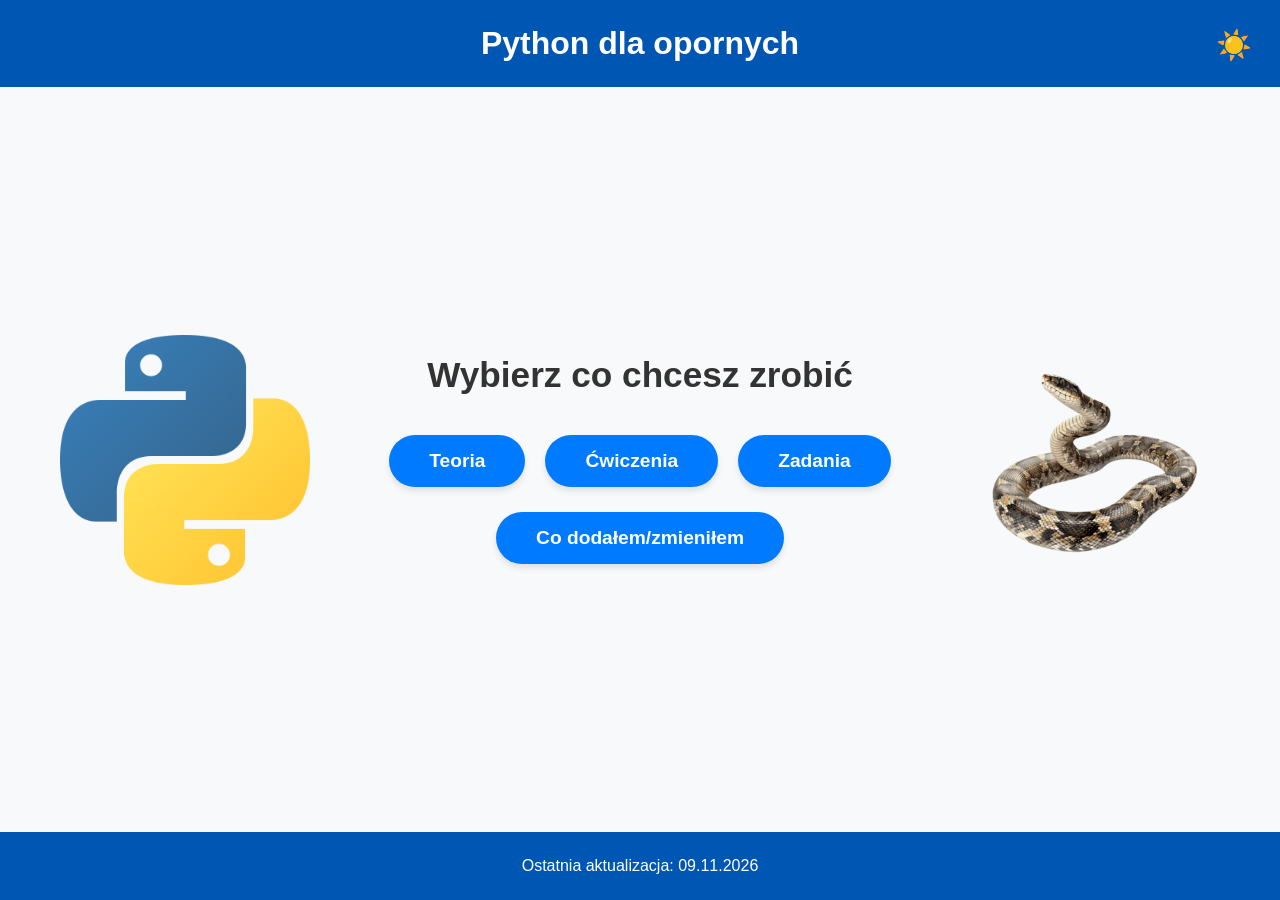
<file: index.html>
<!DOCTYPE html>
<html lang="pl">
<head>
    <meta charset="UTF-8">
    <meta name="viewport" content="width=device-width, initial-scale=1.0">
    <title>Python</title>
    
    <!-- Podpięcie przyszłego pliku CSS -->
    <link rel="stylesheet" href="style.css">
    
    <!-- Podpięcie przyszłego pliku JS do interakcji i sprawdzania zadań -->
    <script src="script.js" defer></script>
    <script src="theme.js" defer></script>
</head>
<body>

    <header>
        <h1>Python dla opornych</h1>
        <button id="theme-toggle" class="theme-btn" aria-label="Przełącz motyw">
            <span class="icon">☀️</span>
        </button>
    </header>

    <main class="main-container">
        <!-- Lewe miejsce na obrazek -->
        <div class="image-placeholder left">
            <img src="Python-logo-notext.svg.webp" alt="Lewa grafika">
        </div>

        <!-- Główna środkowa sekcja -->
        <section class="content">
            <h2>Wybierz co chcesz zrobić</h2>
            
            <nav class="button-menu">
                <a href="Teoria.html" class="btn">Teoria</a>
                <a href="Ćwiczenia.html" class="btn">Ćwiczenia</a>
                <a href="Zadania.html" class="btn">Zadania</a>
            </nav>
            <div class="changelog-container">
                <a href="changelog.html" class="btn changelog-btn">Co dodałem/zmieniłem</a>
            </div>
        </section>

        <!-- Prawe miejsce na obrazek -->
        <div class="image-placeholder right">
            <img src="pyton2.png" alt="Prawa grafika">
        </div>
    </main>

    <footer>
        <p>Ostatnia aktualizacja: 09.11.2026</p>
    </footer>

</body>
</html>
</file>
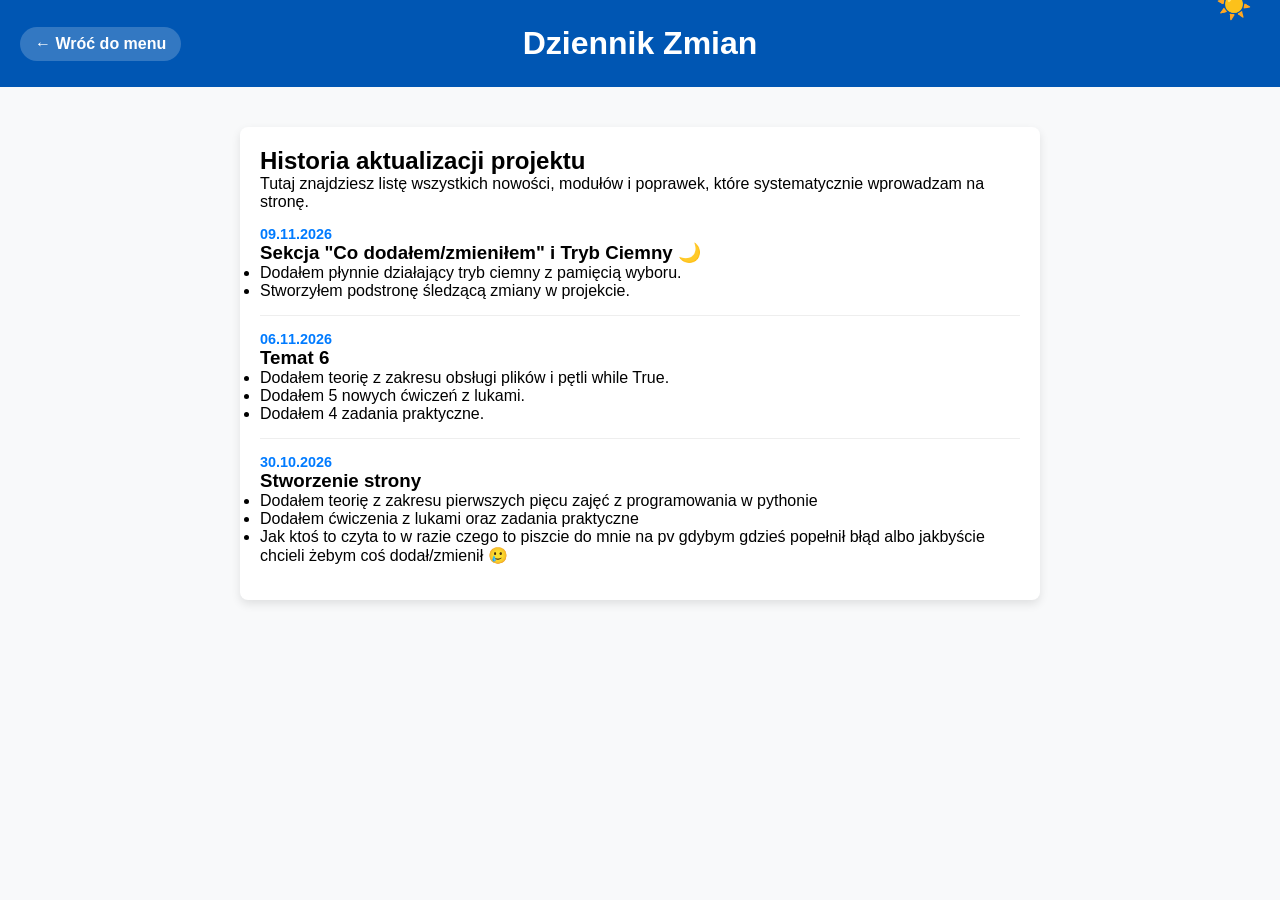
<file: changelog.html>
<!DOCTYPE html>
<html lang="pl">
<head>
    <meta charset="UTF-8">
    <meta name="viewport" content="width=device-width, initial-scale=1.0">
    <title>Co dodałem/zmieniłem?</title>
    <!-- Podepnij swoje pliki CSS (zmień nazwy jeśli trzeba) -->
    <link rel="stylesheet" href="style.css">
    <script src="theme.js" defer></script>
    <style>
        /* Proste style tylko dla dziennika zmian */
        .changelog-content {
            max-width: 800px;
            margin: 40px auto;
            padding: 20px;
            background: #fff;
            border-radius: 8px;
            box-shadow: 0 4px 10px rgba(0,0,0,0.1);
        }
        body.dark-theme .changelog-content {
            background-color: #1e1e1e;
            color: #e0e0e0;
            box-shadow: 0 4px 10px rgba(0,0,0,0.4);
        }
        .update-entry {
            border-bottom: 1px solid #eee;
            padding: 15px 0;
        }
        body.dark-theme .update-entry {
            border-bottom: 1px solid #333;
        }
        .update-entry:last-child {
            border-bottom: none;
        }
        .update-date {
            color: #007bff;
            font-weight: bold;
            font-size: 0.9rem;
        }
    </style>
</head>
<body>

    <header class="top-bar">
        <a href="index.html" class="back-btn">← Wróć do menu</a>
        <h1>Dziennik Zmian</h1>
        
        <button id="theme-toggle" class="theme-btn" aria-label="Przełącz motyw">
            <span class="icon">☀️</span>
        </button>
    </header>

    <main class="changelog-content">
        <h2>Historia aktualizacji projektu</h2>
        <p>Tutaj znajdziesz listę wszystkich nowości, modułów i poprawek, które systematycznie wprowadzam na stronę.</p>

        <!-- Wpis 1 -->
        <div class="update-entry">
            <div class="update-date">09.11.2026</div>
            <h3>Sekcja "Co dodałem/zmieniłem" i Tryb Ciemny 🌙</h3>
            <ul>
                <li>Dodałem płynnie działający tryb ciemny z pamięcią wyboru.</li>
                <li>Stworzyłem podstronę śledzącą zmiany w projekcie.</li>
            </ul>
        </div>

        <!-- Wpis 2 -->
        <div class="update-entry">
            <div class="update-date">06.11.2026</div>
            <h3>Temat 6</h3>
            <ul>
                <li>Dodałem teorię z zakresu obsługi plików i pętli <code>while True</code>.</li>
                <li>Dodałem 5 nowych ćwiczeń z lukami.</li>
                <li>Dodałem 4 zadania praktyczne.</li>
            </ul>
        </div>
        <!-- Wpis 3 -->
        <div class="update-entry">
            <div class="update-date">30.10.2026</div>
            <h3>Stworzenie strony</h3>
            <ul>
                <li>Dodałem teorię z zakresu pierwszych pięcu zajęć z programowania w pythonie</li>
                <li>Dodałem ćwiczenia z lukami oraz zadania praktyczne</li>
                <li>Jak ktoś to czyta to w razie czego to piszcie do mnie na pv gdybym gdzieś popełnił błąd albo
                 jakbyście chcieli żebym coś dodał/zmienił 🥲</li>
            </ul>
        </div>
        
    </main>

</body>
</html>
</file>
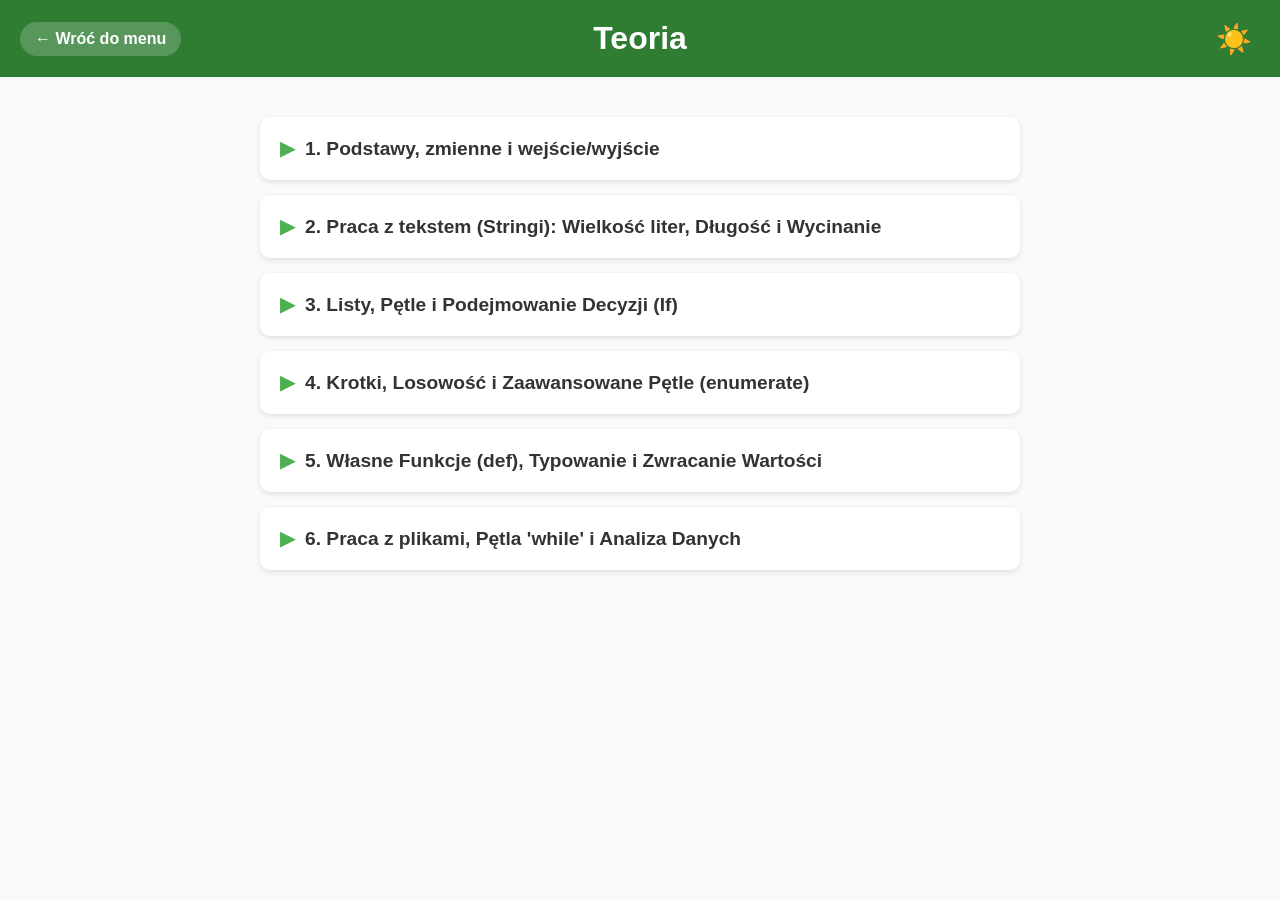
<file: Teoria.html>
<!DOCTYPE html>
<html lang="pl">
<head>
    <meta charset="UTF-8">
    <meta name="viewport" content="width=device-width, initial-scale=1.0">
    <title>Teoria - Python</title>
    <link rel="stylesheet" href="teoria.css">
    <script src="theme.js" defer></script>
</head>
<body>

    <header class="top-bar">
        <a href="index.html" class="back-btn">← Wróć do menu</a>
        <h1>Teoria</h1>
        <button id="theme-toggle" class="theme-btn" aria-label="Przełącz motyw">
            <span class="icon">☀️</span>
        </button>
    </header>
    <main class="theory-list">
        <details class="theory-item">
            <summary>1. Podstawy, zmienne i wejście/wyjście</summary>
            <div class="content-body">
                <h2>Podstawy, zmienne i wejście/wyjście</h2>
                
                <p><strong>1. Zmienne i typy danych</strong><br>
                Zmienna to takie "pudełko", w którym przechowujemy dane. W Pythonie nie musisz mówić z góry, jakiego typu jest to pudełko – język domyśli się sam. Najpopularniejsze typy to tekst (<code>str</code>), liczby całkowite (<code>int</code>) i ułamki (<code>float</code>). Jeśli chcesz sprawdzić typ zmiennej, używasz funkcji <code>type()</code>.</p>
                
                <pre><code># Tworzenie zmiennych
produkt = 'Kawa'      # Typ string (tekst)
ilosc = 3             # Typ int (liczba całkowita)
cena = 12.50          # Typ float (liczba zmiennoprzecinkowa - uwaga: używamy kropki, nie przecinka!)

# Sprawdzanie typu
print(type(produkt))  # Wypisze: &lt;class 'str'&gt;</code></pre>

                <h3>2. Komentarze w kodzie</h3>
                <p>Komentarze to notatki zostawiane przez programistę. Interpreter Pythona całkowicie je ignoruje – nie wpływają one na działanie programu. Służą do tłumaczenia skomplikowanych fragmentów kodu lub tymczasowego wyłączania linii, których nie chcemy usuwać.</p>
                <ul>
                    <li><strong>Jednolinijkowe:</strong> Zaczynają się od znaku <code>#</code>. Wszystko, co znajduje się po tym znaku do końca linii, jest ignorowane.</li>
                    <li><strong>Wielolinijkowe:</strong> Tworzy się je za pomocą potrójnych cudzysłowów (<code>"""</code>) lub potrójnych apostrofów (<code>'''</code>). Formalnie są to wielolinijkowe ciągi znaków (stringi), ale jeśli nie przypiszemy ich do żadnej zmiennej, Python potraktuje je jak komentarz.</li>
                </ul>

                <pre><code># To jest zwykły komentarz jednolinijkowy
wynik = 10 + 5  # To jest komentarz w tej samej linii co kod (inline)

# print("Ten tekst się nie wyświetli, bo kod jest zakomentowany")

"""
To jest komentarz
wielolinijkowy.
Możesz tu pisać całe wypracowania,
a Python i tak to zignoruje.
"""</code></pre>

                <h3>3. Formatowanie tekstu (f-stringi)</h3>
                <p>Aby ładnie wyświetlić tekst połączony ze zmiennymi, kiedyś używano plusa (np. <code>"Kupiłeś " + produkt</code>), ale wymagało to ręcznej zamiany liczb na tekst funkcją <code>str()</code>. Dziś używa się <strong>f-stringów</strong>. Wystarczy postawić literkę <code>f</code> przed cudzysłowem, a zmienne wrzucać w nawiasach klamrowych <code>{}</code>.</p>

                <pre><code># Stary sposób (wymaga użycia str(), żeby połączyć tekst z liczbą):
print("Kupiłeś " + str(ilosc) + " szt. produktu: " + produkt)

# Nowy, lepszy sposób (f-string):
print(f"Kupiłeś {ilosc} szt. produktu: {produkt}")</code></pre>

                <h3>4. Matematyka i zmiana typu (rzutowanie)</h3>
                <p>W Pythonie możesz łatwo dodawać (<code>+</code>), mnożyć (<code>*</code>), dzielić (<code>/</code>) czy potęgować (<code>**</code>). Czasami jednak pobierasz liczbę jako tekst. Aby móc na niej liczyć, musisz ją zamienić używając np. <code>float()</code> (dla ułamków) lub <code>int()</code> (dla całości).</p>

                <pre><code>do_zaplaty = ilosc * cena
print(f"Do zapłaty: {do_zaplaty} PLN")

tekstowa_liczba = "50"
# print(tekstowa_liczba + 10)  &lt;- To wyrzuci błąd! Nie można dodać tekstu do liczby.
wynik = int(tekstowa_liczba) + 10  # Teraz zadziała (wynik to 60)</code></pre>

                <h3>5. Pobieranie danych (input) i metody tekstowe</h3>
                <p>Funkcja <code>input()</code> zatrzymuje program i czeka, aż użytkownik coś wpisze. Zawsze zwraca to jako tekst (<code>str</code>)!<br><br>
                Często użytkownicy wpisują dane niedbale (np. stawiając spacje lub dając polski przecinek zamiast kropki w ułamku). Ratują nas wtedy tzw. metody tekstowe:</p>
                <ul>
                    <li><code>.strip()</code> – usuwa niewidoczne znaki i spacje z początku i końca tekstu.</li>
                    <li><code>.replace('coś', 'na coś')</code> – podmienia znaki. W Pythonie ułamki mają kropkę, więc musimy zamieniać przecinki na kropki.</li>
                    <li><code>.split('znak')</code> – dzieli tekst na kilka mniejszych zmiennych na podstawie wybranego znaku (np. średnika).</li>
                </ul>

                <pre><code># Przypisywanie wielu zmiennych w jednej linii
a, b, c = 1, 2, 3

# Złożony przykład z inputem:
# Użytkownik wpisuje np.: "  2,5;10  "
surowe_dane = input("Podaj wagę i cenę oddzielone średnikiem [waga;cena]: ")

# Rozdzielamy tekst na dwie zmienne w miejscu średnika
waga_str, cena_str = surowe_dane.split(';')

# Czyścimy ze spacji (.strip) i zamieniamy polski przecinek na kropkę (.replace)
waga = float(waga_str.strip().replace(',', '.'))
cena = float(cena_str.strip().replace(',', '.'))

print(f"Waga: {waga} kg, Cena: {cena} zł")</code></pre>
            </div>
        </details>
        <!-- ELEMENT 2 -->
        <details class="theory-item">
            <summary>2. Praca z tekstem (Stringi): Wielkość liter, Długość i Wycinanie</summary>
            <div class="content-body">
                <h2>Praca z tekstem (Stringi): Wielkość liter, Długość i Wycinanie</h2>
                
                <p><strong>1. Zmiana wielkości liter</strong><br>
                Python oferuje wbudowane metody do szybkiej zmiany wielkości liter w tekstach. Jest to szczególnie przydatne podczas pobierania danych od użytkownika (np. przez <code>input()</code>), ponieważ nie wiemy, czy ktoś wpisze swoje imię z małej, czy z dużej litery.</p>
                
                <ul>
                    <li><code>.capitalize()</code> – Zmienia tylko pierwszą literę całego tekstu na dużą, resztę na małe.</li>
                    <li><code>.title()</code> – Zmienia pierwszą literę <strong>każdego słowa</strong> na dużą (przydatne np. do imion i nazwisk).</li>
                    <li><code>.upper()</code> – Zamienia absolutnie wszystkie litery na DUŻE.</li>
                    <li><code>.lower()</code> – Zamienia absolutnie wszystkie litery na małe (świetne m.in. do adresów e-mail).</li>
                </ul>

                <pre><code>ksiazka = "władca PIERŚCIENI"

print(ksiazka.capitalize()) # Wypisze: Władca pierścieni
print(ksiazka.title())      # Wypisze: Władca Pierścieni
print(ksiazka.upper())      # Wypisze: WŁADCA PIERŚCIENI
print(ksiazka.lower())      # Wypisze: władca pierścieni</code></pre>

                <h3>2. Sprawdzanie długości tekstu - funkcja len()</h3>
                <p>Zanim zaczniemy wyciągać literki z tekstu, często musimy wiedzieć, z ilu w ogóle znaków się on składa. Służy do tego wbudowana funkcja <code>len()</code> (skrót od angielskiego słowa <em>length</em>, czyli długość). Co ważne, <code>len()</code> liczy absolutnie wszystkie znaki, łącznie ze spacjami i znakami interpunkcyjnymi!</p>

                <pre><code>napis = "Ala ma kota"
dlugosc_napisu = len(napis)

print(f"Ten tekst składa się z {dlugosc_napisu} znaków.") 
# Wypisze 11 (bo 9 liter + 2 spacje)</code></pre>

                <h3>3. Indeksowanie, czyli wyciąganie pojedynczych znaków</h3>
                <p>Każdy znak w tekście ma swój przypisany numer (indeks). <strong>Bardzo ważne: w Pythonie zawsze zaczynamy liczenie od zera!</strong> Aby wyciągnąć literę, podajemy jej indeks w nawiasach kwadratowych <code>[]</code> zaraz za nazwą zmiennej.</p>
                <p>Python pozwala też na indeksowanie ujemne – pozwala to odwoływać się do liter od końca. Indeks <code>-1</code> to zawsze ostatnia litera.</p>

                <pre><code>haslo = "Kryptografia"
# K r y p t o g r a f i a
# 0 1 2 3 4 5 6 7 8 9 10 11 (Indeksy)

print(haslo[0])    # Wypisze: K (pierwszy znak)
print(haslo[4])    # Wypisze: t (piąty znak)

print(haslo[-1])   # Wypisze: a (ostatni znak)
print(haslo[-2])   # Wypisze: i (przedostatni znak)</code></pre>

                <h3>4. Krojenie (Slicing) - wyciąganie fragmentów tekstu</h3>
                <p>Krojenie pozwala wyciąć kawałek tekstu (np. tylko pierwsze 5 liter). Używamy do tego nawiasów kwadratowych, w których podajemy wartości przedzielone dwukropkiem, według schematu: <code>[start : stop : krok]</code>.</p>
                <ul>
                    <li><strong>start</strong> – od którego indeksu zaczynamy wycinać (włącznie).</li>
                    <li><strong>stop</strong> – na którym indeksie kończymy wycinać (<strong>wyłącznie</strong> – ten znak już nie wejdzie do wyniku).</li>
                    <li><strong>krok</strong> – co ile znaków "przeskakujemy" (domyślnie 1, można pominąć).</li>
                </ul>

                <pre><code>tekst = "Programowanie"

# Wycinanie od - do
print(tekst[0:7])    # Wypisze: Program (od indeksu 0 do 6 włącznie)
print(tekst[3:7])    # Wypisze: gram

# Pomijanie wartości (domyślny start to 0, domyślny stop to koniec tekstu)
print(tekst[:7])     # Wypisze: Program (to samo co [0:7])
print(tekst[7:])     # Wypisze: owanie (od 7. indeksu do samego końca)

# Wyjście poza zakres - Python jest mądry i nie wyrzuci błędu
print(tekst[7:100])  # Wypisze: owanie (dojdzie do końca i bezpiecznie się zatrzyma)

# Użycie "kroku"
print(tekst[0:8:2])  # Wypisze: Porm (Z słowa "Programo" bierze co drugą literę)

# Haczyk: Jak obrócić tekst tyłem do przodu? 
# Pomijamy start i stop, a jako krok dajemy -1 (czytaj od tyłu)
print(tekst[::-1])   # Wypisze: einawoimargorP</code></pre>
            </div>
        </details>

       <!-- ELEMENT 3 -->
        <details class="theory-item">
            <summary>3. Listy, Pętle i Podejmowanie Decyzji (If)</summary>
            <div class="content-body">
                <h2>Listy, Pętle i Podejmowanie Decyzji (If)</h2>
                
                <p><strong>1. Listy - tworzenie i dodawanie elementów</strong><br>
                Podczas gdy zwykła zmienna to małe pudełko na jedną rzecz, <strong>lista</strong> to pojemny karton, do którego możemy wrzucić wiele różnych elementów. Pustą listę tworzymy za pomocą pustych nawiasów kwadratowych <code>[]</code> lub funkcji <code>list()</code>.</p>
                
                <ul>
                    <li><code>.append(element)</code> – Dodaje <strong>jeden</strong> nowy element na sam koniec listy.</li>
                    <li><code>.extend([lista_elementów])</code> – Służy do dodania <strong>wielu</strong> elementów z innej listy na koniec naszej obecnej listy.</li>
                </ul>

                <pre><code>koszyk = []  # Tworzymy pustą listę (równie dobrze mogłoby być: koszyk = list())

# Dodajemy pojedyncze elementy
koszyk.append("Mleko")
koszyk.append("Chleb")

# Dodajemy kilka elementów naraz
koszyk.extend(["Masło", "Ser", "Kawa"])

print(koszyk) 
# Wypisze: ['Mleko', 'Chleb', 'Masło', 'Ser', 'Kawa']</code></pre>

                <h3>2. Indeksowanie list (wyciąganie danych)</h3>
                <p>Listy kroi się i indeksuje dokładnie tak samo jak tekst! Liczymy od zera, możemy używać wartości ujemnych i podawać zakresy <code>[start:stop:krok]</code>. <br>
                <strong>Ciekawostka (Wielokrotne indeksowanie):</strong> Jeśli wyciągniemy z listy słowo, możemy od razu postawić drugi nawias, żeby wyciągnąć konkretną literę z tego słowa!</p>

                <pre><code>magazyn = ["Klawiatura", "Myszka", "Monitor", "Drukarka"]

print(magazyn[0])        # Wypisze: Klawiatura
print(magazyn[-1])       # Wypisze: Drukarka (ostatni element)
print(magazyn[0:4:2])    # Wypisze: ['Klawiatura', 'Monitor'] (co drugi element)

# Magia wielokrotnego indeksowania:
# magazyn[1] to "Myszka". Jeśli dodamy [0], wyciągniemy pierwszą literę z "Myszka"
print(magazyn[1][0])     # Wypisze: M</code></pre>

                <h3>3. Logika i Instrukcje Warunkowe (if / elif / else)</h3>
                <p>Programy muszą podejmować decyzje. Robimy to za pomocą bloków warunkowych. Pamiętaj, że w Pythonie <strong>wcięcia (tzw. tabulacje) są obowiązkowe</strong> – to one mówią Pythonowi, co należy do danego bloku!</p>
                <p><strong>Przydatne operatory do sprawdzania warunków:</strong></p>
                <ul>
                    <li><code>==</code> (Dwa znaki równości) - Sprawdza, czy coś jest równe. (Uwaga: jeden znak <code>=</code> służy do przypisywania zmiennej, dwa <code>==</code> do zadawania pytania "czy jest równe?").</li>
                    <li><code>!=</code> - Oznacza "nie jest równe" (różne od).</li>
                    <li><code>in</code> - Sprawdza, czy element znajduje się w jakiejś liście lub tekście.</li>
                </ul>

                <pre><code>owoc = "Banan"
dostepne_owoce = ["Jabłko", "Banan", "Gruszka"]

if owoc == "Jabłko":
    print("Wybrano jabłko.")
elif owoc in dostepne_owoce:
    # Ten blok wykona się, bo "Banan" jest na liście dostepne_owoce
    print(f"Mamy {owoc} w magazynie!")
elif owoc != "Cebula":
    print("To na pewno nie jest cebula.")
else:
    # Else wykona się tylko wtedy, gdy żaden z powyższych warunków nie zostanie spełniony
    print("Nie znamy tego produktu.")</code></pre>
    
                <p><em>Wskazówka:</em> Słowo kluczowe <code>pass</code> służy jako zapchajdziura. Jeśli masz instrukcję <code>if</code>, ale jeszcze nie wiesz, co tam napisać, wpisujesz <code>pass</code>, żeby Python nie wyrzucił błędu o braku kodu pod warunkiem.</p>

                <h3>4. Pętla FOR (automatyczne sprawdzanie listy)</h3>
                <p>Jeśli masz listę 1000 elementów i chcesz sprawdzić każdy z nich, nie musisz pisać 1000 razy tego samego kodu. Służy do tego pętla <code>for</code>. Działa ona na zasadzie "dla każdego elementu w liście zrób następującą rzecz:".</p>
                
                <p>Połączmy teraz wszystko w całość: Pętle, Listy, Metody z poprzedniej lekcji (jak <code>.capitalize()</code>) i instrukcje warunkowe!</p>

                <pre><code>koszyk_klienta = ["woda", "jabłko", "mąka", "ryż"]
produkty_na_wage = ["jabłko", "banan", "pomidor"]

# Tłumaczenie: "Dla każdego 'produktu' z listy 'koszyk_klienta' zrób to co poniżej:"
for produkt in koszyk_klienta:
    
    # Upewniamy się, że nazwa zaczyna się z dużej litery
    czysty_produkt = produkt.capitalize()
    
    # 1. Sprawdzamy czy ostatnia litera to 'a'
    if czysty_produkt[-1].lower() == 'a':
        print(f"Kupiłeś: {czysty_produkt} (nazwa kończy się na literę A)")
    else:
        print(f"Kupiłeś: {czysty_produkt}")
        
    # 2. Sprawdzamy, czy produkt jest na liście towarów na wagę
    if produkt.lower() in produkty_na_wage:
        print(" -> Pamiętaj, aby położyć to na wadze!")</code></pre>
            </div>
        </details>
       <!-- ELEMENT 4 -->
        <details class="theory-item">
            <summary>4. Krotki, Losowość i Zaawansowane Pętle (enumerate)</summary>
            <div class="content-body">
                <h2>Krotki, Losowość i Zaawansowane Pętle (enumerate)</h2>
                
                <p><strong>1. Krotki (Tuples)</strong><br>
                Krotka to struktura danych bardzo podobna do listy, ale z jedną kluczową różnicą: <strong>jest niemutowalna</strong>. Oznacza to, że raz stworzonej krotki nie można zmienić (nie można do niej dodać ani usunąć elementów, jak robiliśmy to w listach przy użyciu np. <code>.append()</code>). Krotki tworzymy używając zwykłych nawiasów okrągłych <code>()</code>, a czasem nawet bez nich, oddzielając elementy przecinkami.</p>
                
                <pre><code># Tworzenie krotki z nawiasami
dni_tygodnia = ("poniedziałek", "wtorek", "środa")

# Tworzenie krotki bez nawiasów (Python domyśli się, że to krotka)
miesiace = 'styczeń', 'luty', 'marzec'

print(miesiace[1]) # Możemy z niej wyciągać dane jak z listy (wypisze: luty)
# miesiace[0] = "styczen" -> To wyrzuci błąd! Krotki nie można modyfikować.</code></pre>

                <h3>2. Moduł random i losowanie liczb</h3>
                <p>Aby nasz program przestał być przewidywalny i mógł np. rzucić kostką, musimy zaimportować wbudowany moduł <code>random</code>. Aby wylosować liczbę całkowitą z podanego przedziału (włącznie z wartościami granicznymi), używamy funkcji <code>random.randint(od, do)</code>.</p>

                <pre><code>import random # Zawsze umieszczamy importy na samej górze kodu!

# Losujemy temperaturę między -10 a 30 stopni
dzisiejsza_temperatura = random.randint(-10, 30)
print(f"Dziś jest {dzisiejsza_temperatura} stopni.")</code></pre>

                <h3>3. Funkcja enumerate() - jednoczesne liczenie i wyciąganie</h3>
                <p>Kiedy iterujesz (przechodzisz) przez listę pętlą <code>for</code>, zazwyczaj dostajesz sam element. Ale co, jeśli potrzebujesz wiedzieć, na którym miejscu na liście jest ten element (czyli potrzebujesz jego indeksu)? Zamiast tworzyć osobne liczniki, używamy wspaniałej funkcji <code>enumerate()</code>, która za jednym zamachem zwraca <strong>numer indeksu</strong> oraz <strong>wartość</strong>.</p>

                <pre><code>zwyciezcy = ["Ania", "Tomek", "Kasia"]

# Zamiast: for osoba in zwyciezcy:
for numer, osoba in enumerate(zwyciezcy):
    print(f"Miejsce {numer}: {osoba}")
    
# Wypisze:
# Miejsce 0: Ania
# Miejsce 1: Tomek
# Miejsce 2: Kasia</code></pre>

                <h3>4. Zaokrąglanie i złożone warunki logiczne</h3>
                <p>W programach finansowych czy naukowych często pojawiają się długie ułamki. Do ich okiełznania służy funkcja <code>round(liczba, miejsca_po_przecinku)</code>.</p>
                <p>Gdy chcemy sprawdzić dwa warunki naraz, używamy operatora <code>and</code> (i). Oba warunki muszą być prawdziwe (True), by kod się wykonał.</p>

                <pre><code>wynik_z_testu = 85.6789
wynik_zaokraglony = round(wynik_z_testu, 2)
print(wynik_zaokraglony) # Wypisze: 85.68

# Użycie "and" do sprawdzania przedziałów:
if wynik_zaokraglony &gt; 80 and wynik_zaokraglony &lt;= 90:
    print("Otrzymujesz ocenę bardzo dobrą!")</code></pre>
    
                <h3>5. Wartość bezwzględna - abs()</h3>
                <p>Czasami interesuje nas tylko "odległość", a nie to czy jest na minusie. Na przykład, jeśli temperatura spadła o 5 stopni, wynik odejmowania wynosi -5. Żeby pozbyć się tego minusa i wypisać ładne "spadło o 5", używamy funkcji <code>abs()</code> (od absolute value).</p>

                <pre><code>roznica_temperatur = -5
print(f"Temperatura zmieniła się o {abs(roznica_temperatur)} stopni.")
# Wypisze: Temperatura zmieniła się o 5 stopni.</code></pre>
            </div>
        </details>

<!-- ELEMENT 5 -->
        <details class="theory-item">
            <summary>5. Własne Funkcje (def), Typowanie i Zwracanie Wartości</summary>
            <div class="content-body">
                <h2>Własne Funkcje (def), Typowanie i Zwracanie Wartości</h2>
                
                <p><strong>1. Po co nam własne funkcje?</strong><br>
                Gdy ten sam fragment kodu powtarza się w naszym programie wiele razy, zamiast go kopiować, zamykamy go we własnej funkcji. Tworzymy w ten sposób własne, gotowe do użycia narzędzie. Do definiowania funkcji używamy słowa kluczowego <code>def</code>. Aby funkcja "oddała" nam wynik swojej pracy z powrotem, używamy słowa <code>return</code>.</p>
                
                <pre><code># Definiujemy prostą funkcję
def dodaj_podatek(cena_netto):
    cena_brutto = cena_netto * 1.23
    return round(cena_brutto, 2)

# Używamy naszego nowego narzędzia:
kalkulacja_1 = dodaj_podatek(100)
kalkulacja_2 = dodaj_podatek(250.50)

print(f"Cena z podatkiem: {kalkulacja_1} zł") # Wypisze: 123.0 zł</code></pre>

                <h3>2. Podpowiedzi typów (Type Hints)</h3>
                <p>Zauważysz czasem, że przy nazwie parametru w funkcji dopisuje się dwukropek i typ, np. <code>:str</code> albo <code>:list</code>. Są to tzw. "type hints". Pamiętaj: w Pythonie one <strong>niczego nie blokują</strong>! Jeśli napiszesz, że funkcja wymaga tekstu, a ktoś wrzuci tam liczbę, program i tak spróbuje ruszyć. Służą one tylko jako "notatka" dla innych programistów i podpowiedź dla edytora kodu (np. PyCharm), żeby wiedział, co tam wpisać.</p>

                <pre><code># Zapis :str mówi nam, że oczekujemy tekstu (stringa)
def wyczysc_tekst(tekst: str):
    # capitalize() sprawia, że tylko pierwsza litera będzie duża
    return tekst.strip().capitalize()

brudne_haslo = "   aKAdemia   "
czyste_haslo = wyczysc_tekst(brudne_haslo)
print(czyste_haslo) # Wypisze: Akademia</code></pre>

                <h3>3. Zwracanie wielu wartości naraz</h3>
                <p>To jedna z supermocy Pythona. W wielu językach funkcja może zwrócić tylko jedną rzecz na raz. W Pythonie możesz po słowie <code>return</code> wymienić po przecinku kilka zmiennych, a następnie "rozpakować" je podczas wywoływania funkcji!</p>

                <pre><code>def statystyki_cen(cena_1, cena_2):
    suma = cena_1 + cena_2
    roznica = abs(cena_1 - cena_2)
    
    # Funkcja zwraca dwie rzeczy w postaci krotki!
    return suma, roznica

# Przy wywoływaniu funkcji "rozpakowujemy" wynik do dwóch zmiennych
lacznie, dystans = statystyki_cen(100, 150)

print(f"Suma to {lacznie}, a różnica wynosi {dystans}")</code></pre>

                <h3>4. Funkcje i modyfikowanie list</h3>
                <p>Funkcje mogą też wykonywać czarną robotę, np. segregować dane z jednej dużej listy do dwóch mniejszych. Możemy wewnątrz funkcji stworzyć puste listy, zapełnić je za pomocą <code>.append()</code> i na koniec je zwrócić.</p>

                <pre><code>def segreguj_produkty(lista_produktow: list):
    jedzenie = []
    elektronika = []
    
    for produkt in lista_produktow:
        # Zła praktyka: sprawdzamy konkretne słowa "na sztywno" dla przykładu
        if produkt == "Chleb" or produkt == "Ser":
            jedzenie.append(produkt)
        else:
            elektronika.append(produkt)
            
    # Zwracamy dwie gotowe listy
    return jedzenie, elektronika

# Pula surowych produktów
zakupy = ["Chleb", "Myszka", "Ser", "Kabel"]

# Odpalamy funkcję i łapiemy jej wyniki do dwóch nowych zmiennych
koszyk_spozywczy, koszyk_rtv = segreguj_produkty(zakupy)

print(koszyk_spozywczy) # Wypisze: ['Chleb', 'Ser']
print(koszyk_rtv)       # Wypisze: ['Myszka', 'Kabel']</code></pre>
            </div>
        </details>
<!-- TEMAT 6 -->
        <details class="theory-item">
            <summary>6. Praca z plikami, Pętla 'while' i Analiza Danych</summary>
            <div class="content-body">
                <h2>1. Otwieranie i zapisywanie plików (with open)</h2>
                <p>W Pythonie do obsługi plików (np. <code>.txt</code> czy <code>.csv</code>) używamy instrukcji <code>with open()</code>. Dzięki niej plik zamyka się automatycznie, gdy skończymy z nim pracować, co chroni przed błędami i uszkodzeniem danych.</p>
                <ul>
                    <li><strong>'r' (Read)</strong> – tylko do odczytu (domyślny).</li>
                    <li><strong>'w' (Write)</strong> – do zapisu (kasuje starą zawartość pliku).</li>
                    <li><strong>'a' (Append)</strong> – do dopisywania na końcu pliku (nie kasuje starych danych).</li>
                    <li><strong>'a+' (Append + Read)</strong> – do dopisywania i jednoczesnego odczytu.</li>
                </ul>
                <p>Zawsze warto dodać <code>encoding='utf-8'</code>, aby polskie znaki wyświetlały się poprawnie.</p>
                <pre><code>wpis = "Użytkownik zalogowany pomyślnie.\n"

# Tryb 'a' dopisze tekst na końcu pliku bez kasowania poprzednich logów
with open('logi_systemowe.txt', 'a', encoding='utf-8') as plik:
    plik.write(wpis)</code></pre>

                <h3>Odczyt pliku linijka po linijce</h3>
                <p>Aby przetworzyć plik, możemy użyć pętli <code>for</code>, która automatycznie przejdzie przez każdą linijkę dokumentu. Używamy metody <code>.strip()</code>, aby usunąć ukryte znaki nowej linii (<code>\n</code>).</p>
                <pre><code>lista_dlugosci = []
with open('wiersze.txt', 'r', encoding='utf-8') as plik:
    for linia in plik:
        # linia.strip() usuwa białe znaki i entery z brzegów tekstu
        lista_dlugosci.append(len(linia.strip()))</code></pre>

                <h2>2. Pętla nieskończona "while True" (Wymuszanie wyboru)</h2>
                <p>Czasami użytkownik wpisze coś źle (np. wpisze litery zamiast cyfr). Pętla <code>while True</code> będzie kręcić się w nieskończoność i pytać o dane do skutku, dopóki nie użyjemy instrukcji <code>break</code> lub <code>return</code> (jeśli jesteśmy w funkcji).</p>
                <pre><code>def pobierz_pin():
    while True:
        pin = input("Podaj 4-cyfrowy PIN: ").strip()
        
        # Sprawdzamy, czy długość to 4 i czy składa się tylko z cyfr
        if len(pin) == 4 and pin.isdigit():
            return pin # Poprawny PIN kończy pętlę i zwraca wartość!
        else:
            print("Błąd! Kod PIN musi składać się dokładnie z 4 cyfr.")</code></pre>

                <h2>3. Przetwarzanie analityczne: .split(), enumerate() i typecasting</h2>
                <p>Kiedy wczytujemy pliki z danymi odseparowanymi znakiem (np. plik CSV z przecinkami), każda linijka to tylko długi tekst. Musimy go "pociąć" za pomocą <code>.split(',')</code> i zamienić teksty na liczby (np. <code>float()</code>).</p>
                <p>Funkcja <code>enumerate()</code> dodatkowo pozwala nam śledzić <strong>numer aktualnej linijki</strong>.</p>
                <pre><code>with open('oceny.csv', 'r', encoding='UTF-8') as plik:
    # enumerate iteruje, dając nam numer linii i jej zawartość
    for numer, wiersz in enumerate(plik):
        # Tniemy tekst np. "Anna,Kowalska,5" w miejscu przecinków
        elementy = wiersz.split(",") 
        
        if len(elementy) != 3:
            print(f"W linii {numer} błąd: brakuje danych ucznia!")</code></pre>

                <h2>4. Funkcje matematyczne min() i max()</h2>
                <p>Python posiada wbudowane funkcje do natychmiastowego znajdowania najmniejszej i największej wartości w podanej liście. Funkcja może też zwrócić obie te wartości naraz.</p>
                <pre><code>def skrajne_ceny(lista_cen: list):
    najtanszy = min(lista_cen)
    najdrozszy = max(lista_cen)
    return najtanszy, najdrozszy # Zwracamy dwie wartości naraz

koszyk = [12.50, 4.99, 120.00, 45.00]

# Rozpakowujemy wynik do dwóch zmiennych
min_cena, max_cena = skrajne_ceny(koszyk)
print(f"Najtańszy produkt: {min_cena} zł, Najdroższy: {max_cena} zł")</code></pre>
            </div>
        </details>
    </main>
</body>
</html>
</file>
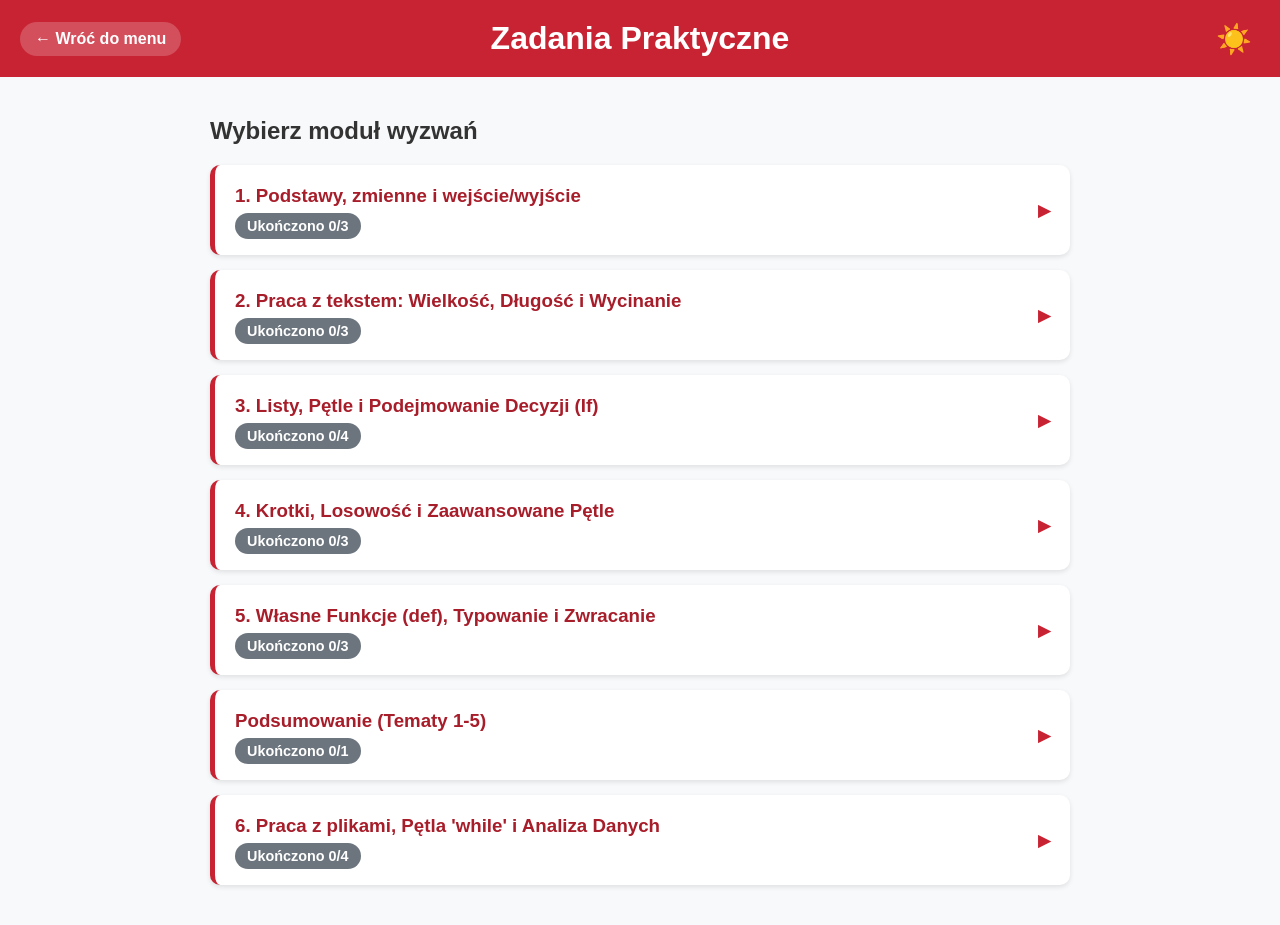
<file: Zadania.html>
<!DOCTYPE html>
<html lang="pl">
<head>
    <meta charset="UTF-8">
    <meta name="viewport" content="width=device-width, initial-scale=1.0">
    <title>Zadania Praktyczne - Phyton</title>
    <link rel="stylesheet" href="zadania.css">
    <script src="zadania.js" defer></script>
    <script src="theme.js" defer></script>
</head>
<body>

    <header class="top-bar">
        <a href="index.html" class="back-btn">← Wróć do menu</a>
        <h1>Zadania Praktyczne</h1>
        <button id="theme-toggle" class="theme-btn" aria-label="Przełącz motyw">
            <span class="icon">☀️</span>
        </button>
    </header>

    <main class="tasks-container">
        
        <!-- WIDOK MENU GŁÓWNEGO ZADAŃ -->
        <section id="menu-view">
            <h2>Wybierz moduł wyzwań</h2>
            <div class="topic-grid">
                
                <div class="topic-card" onclick="openTopic('task-1')">
                    <div class="topic-info">
                        <h3>1. Podstawy, zmienne i wejście/wyjście</h3>
                        <span class="status pending" id="badge-task-1">Ukończono 0/3</span>
                    </div>
                    <div class="topic-arrow">▶</div>
                </div>

                <div class="topic-card" onclick="openTopic('task-2')">
                    <div class="topic-info">
                        <h3>2. Praca z tekstem: Wielkość, Długość i Wycinanie</h3>
                        <span class="status pending" id="badge-task-2">Ukończono 0/3</span>
                    </div>
                    <div class="topic-arrow">▶</div>
                </div>

                <div class="topic-card" onclick="openTopic('task-3')">
                    <div class="topic-info">
                        <h3>3. Listy, Pętle i Podejmowanie Decyzji (If)</h3>
                        <span class="status pending" id="badge-task-3">Ukończono 0/4</span>
                    </div>
                    <div class="topic-arrow">▶</div>
                </div>

                <div class="topic-card" onclick="openTopic('task-4')">
                    <div class="topic-info">
                        <h3>4. Krotki, Losowość i Zaawansowane Pętle</h3>
                        <span class="status pending" id="badge-task-4">Ukończono 0/3</span>
                    </div>
                    <div class="topic-arrow">▶</div>
                </div>

                <div class="topic-card" onclick="openTopic('task-5')">
                    <div class="topic-info">
                        <h3>5. Własne Funkcje (def), Typowanie i Zwracanie</h3>
                        <span class="status pending" id="badge-task-5">Ukończono 0/3</span>
                    </div>
                    <div class="topic-arrow">▶</div>
                </div>

               
                <div class="topic-card" onclick="openTopic('task-boss-1')">
                    <div class="topic-info">
                        <h3>Podsumowanie (Tematy 1-5)</h3>
                        <span class="status pending" id="badge-task-boss-1">Ukończono 0/1</span>
                    </div>
                    <div class="topic-arrow">▶</div>
                </div>

                <!-- NOWY TEMAT 6 -->
                <div class="topic-card" onclick="openTopic('task-6')">
                    <div class="topic-info">
                        <h3>6. Praca z plikami, Pętla 'while' i Analiza Danych</h3>
                        <span class="status pending" id="badge-task-6">Ukończono 0/4</span>
                    </div>
                    <div class="topic-arrow">▶</div>
                </div>

            </div>
        </section>


        <!-- WIDOK ZADAŃ DLA TEMATU 1 -->
        <section id="task-1" class="task-view hidden">
            <button class="close-topic-btn" onclick="closeTopic()">← Wróć do listy modułów</button>
            <h2>1. Wyzwania: Podstawy i Zmienne</h2>
            <p class="intro-text">Odpal swój edytor kodu, utwórz nowy plik i spróbuj samodzielnie napisać poniższe programy. Gdy utkniesz, zajrzyj do przykładowego rozwiązania.</p>

            <div class="task-block">
                <h3>Zadanie 1: Wizytówka</h3>
                <p>Napisz program, w którym stworzysz 3 zmienne (na sztywno, bez użycia <code>input</code>): <strong>imie</strong>, <strong>wiek</strong> oraz <strong>zawod</strong>. Następnie użyj f-stringa, aby wypisać w konsoli ładne zdanie, np.: <em>"Cześć, jestem Jan, mam 25 lat i pracuję jako Programista."</em></p>
                <details class="solution">
                    <summary>Pokaż przykładowe rozwiązanie</summary>
                    <pre><code>imie = "Jan"
wiek = 25
zawod = "Programista"

print(f"Cześć, jestem {imie}, mam {wiek} lat i pracuję jako {zawod}.")</code></pre>
                </details>
                <button class="task-done-btn" onclick="markTaskAsDone(this, 'task-1', 1)">✓ Oznacz jako zakończone</button>
            </div>

            <div class="task-block">
                <h3>Zadanie 2: Kalkulator pola prostokąta</h3>
                <p>Napisz program, który zapyta użytkownika o <strong>długość</strong> i <strong>szerokość</strong> boku (osobnymi inputami). Pamiętaj, aby przekonwertować pobrane dane z tekstu na liczby ułamkowe. Oblicz pole i wypisz je na ekranie.</p>
                <details class="solution">
                    <summary>Pokaż przykładowe rozwiązanie</summary>
                    <pre><code>dlugosc_str = input("Podaj długość boku a: ")
szerokosc_str = input("Podaj długość boku b: ")

dlugosc = float(dlugosc_str)
szerokosc = float(szerokosc_str)

pole = dlugosc * szerokosc
print(f"Pole prostokąta wynosi: {pole}")</code></pre>
                </details>
                <button class="task-done-btn" onclick="markTaskAsDone(this, 'task-1', 2)">✓ Oznacz jako zakończone</button>
            </div>

            <div class="task-block">
                <h3>Zadanie 3: Czyszczenie brudnych danych</h3>
                <p>Napisz program, który poprosi o podanie ceny. Następnie usuń spacje, zamień przecinek na kropkę, przekonwertuj tekst na liczbę i oblicz, ile będzie kosztować zakup 3 takich produktów.</p>
                <details class="solution">
                    <summary>Pokaż przykładowe rozwiązanie</summary>
                    <pre><code>cena_surowa = input("Podaj cenę produktu: ")
ilosc = 3

cena_czysta = cena_surowa.strip().replace(',', '.')
cena = float(cena_czysta)

do_zaplaty = cena * ilosc
print(f"Za {ilosc} sztuki zapłacisz: {do_zaplaty} zł")</code></pre>
                </details>
                <button class="task-done-btn" onclick="markTaskAsDone(this, 'task-1', 3)">✓ Oznacz jako zakończone</button>
            </div>
        </section>


        <!-- WIDOK ZADAŃ DLA TEMATU 2 -->
        <section id="task-2" class="task-view hidden">
            <button class="close-topic-btn" onclick="closeTopic()">← Wróć do listy modułów</button>
            <h2>2. Wyzwania: Praca z tekstem</h2>
            <p class="intro-text">Sprawdźmy, jak dobrze potrafisz manipulować ciągami znaków. Pamiętaj, że w Pythonie zaczynamy liczyć od zera!</p>

            <div class="task-block">
                <h3>Zadanie 1: Analizator słów</h3>
                <p>Napisz program, który poprosi użytkownika o wpisanie dowolnego słowa. Następnie za pomocą f-stringa wyświetl na ekranie trzy informacje: ile liter ma to słowo, jaka jest jego pierwsza litera oraz jaka jest ostatnia (użyj indeksowania ujemnego).</p>
                <details class="solution">
                    <summary>Pokaż przykładowe rozwiązanie</summary>
                    <pre><code>slowo = input("Wpisz jakieś słowo: ")

dlugosc = len(slowo)
pierwsza = slowo[0]
ostatnia = slowo[-1]

print(f"Twoje słowo ma {dlugosc} liter. Zaczyna się na '{pierwsza}', a kończy na '{ostatnia}'.")</code></pre>
                </details>
                <button class="task-done-btn" onclick="markTaskAsDone(this, 'task-2', 1)">✓ Oznacz jako zakończone</button>
            </div>

            <div class="task-block">
                <h3>Zadanie 2: Rozszyfrowanie kodu biletu</h3>
                <p>Stwórz zmienną zawierającą kod biletu: <code>bilet = "VIP-2026-WARSZAWA"</code>.<br>
                Używając wyłącznie krojenia (slicing) ze zmiennej <code>bilet</code>, wyodrębnij do nowych zmiennych i wyświetl: samo słowo "VIP", sam rok "2026" oraz samo miasto "WARSZAWA". Na koniec wyświetl cały kod biletu tyłem do przodu.</p>
                <details class="solution">
                    <summary>Pokaż przykładowe rozwiązanie</summary>
                    <pre><code>bilet = "VIP-2026-WARSZAWA"

typ = bilet[0:3]
rok = bilet[4:8]
miasto = bilet[9:]
odwrocony = bilet[::-1]

print(f"Typ: {typ}")
print(f"Rok: {rok}")
print(f"Miasto: {miasto}")
print(f"Od tyłu: {odwrocony}")</code></pre>
                </details>
                <button class="task-done-btn" onclick="markTaskAsDone(this, 'task-2', 2)">✓ Oznacz jako zakończone</button>
            </div>

            <div class="task-block">
                <h3>Zadanie 3: Standaryzacja zepsutych danych</h3>
                <p>Napisz kod, który wyczyści poniższe dane i sformatuje je tak, aby pierwsza litera każdego słowa była duża, a reszta mała. Oczekiwany wynik na ekranie to idealne: <strong>Jan Kowalski</strong>.</p>
                <details class="solution">
                    <summary>Pokaż przykładowe rozwiązanie</summary>
                    <pre><code>dane = "   jAn KOWALski   "
dane_czyste = dane.strip().title()
print(f"Poprawne dane to: {dane_czyste}")</code></pre>
                </details>
                <button class="task-done-btn" onclick="markTaskAsDone(this, 'task-2', 3)">✓ Oznacz jako zakończone</button>
            </div>
        </section>


        <!-- WIDOK ZADAŃ DLA TEMATU 3 -->
        <section id="task-3" class="task-view hidden">
            <button class="close-topic-btn" onclick="closeTopic()">← Wróć do listy modułów</button>
            <h2>3. Wyzwania: Listy, Pętle i Warunki (If)</h2>
            <p class="intro-text">Teraz wchodzimy na wyższy poziom. Skup się na poprawnych wcięciach (tabulacjach) w pętlach i instrukcjach warunkowych!</p>

            <div class="task-block">
                <h3>Zadanie 1: Pusty magazyn i dostawa</h3>
                <p>1. Utwórz pustą listę <code>magazyn</code>. 2. Dodaj do niej "Laptop". 3. Dodaj naraz: "Myszka", "Klawiatura", "Monitor". 4. Wyświetl całą zawartość, pierwszy i ostatni element.</p>
                <details class="solution">
                    <summary>Pokaż przykładowe rozwiązanie</summary>
                    <pre><code>magazyn = []
magazyn.append("Laptop")
magazyn.extend(["Myszka", "Klawiatura", "Monitor"])

print(f"Cały magazyn: {magazyn}")
print(f"Pierwszy element: {magazyn[0]}")
print(f"Ostatni element: {magazyn[-1]}")</code></pre>
                </details>
                <button class="task-done-btn" onclick="markTaskAsDone(this, 'task-3', 1)">✓ Oznacz jako zakończone</button>
            </div>

            <div class="task-block">
                <h3>Zadanie 2: Szybki selekcjoner</h3>
                <p>Utwórz listę <code>osoby = ["Anna", "Tomasz", "Piotr", "Zofia", "Karolina"]</code>. Użyj pętli <code>for</code> i instrukcji <code>if</code>, aby sprawdzić, czy ostatnia litera to "a". Wypisz odpowiedni komunikat o płci dla każdego imienia.</p>
                <details class="solution">
                    <summary>Pokaż przykładowe rozwiązanie</summary>
                    <pre><code>osoby = ["Anna", "Tomasz", "Piotr", "Zofia", "Karolina"]

for imie in osoby:
    if imie[-1].lower() == 'a':
        print(f"{imie} to kobieta.")
    else:
        print(f"{imie} to mężczyzna.")</code></pre>
                </details>
                <button class="task-done-btn" onclick="markTaskAsDone(this, 'task-3', 2)">✓ Oznacz jako zakończone</button>
            </div>

            <div class="task-block">
                <h3>Zadanie 3: Filtrowanie zamówień</h3>
                <p>Napisz program z listą <code>menu = ["Margherita", "Pepperoni", "Capricciosa"]</code>. Poproś o podanie nazwy pizzy (zabezpiecz się przed błędami wpisywania). Sprawdź operatorem <code>in</code>, czy pizza jest w menu i wypisz stosowny komunikat.</p>
                <details class="solution">
                    <summary>Pokaż przykładowe rozwiązanie</summary>
                    <pre><code>menu = ["Margherita", "Pepperoni", "Capricciosa"]
wybor_uzytkownika = input("Jaką pizzę zamawiasz? ").strip().capitalize()

if wybor_uzytkownika in menu:
    print(f"Zamówienie na {wybor_uzytkownika} przyjęte!")
else:
    print("Przykro nam, nie mamy tego w menu.")</code></pre>
                </details>
                <button class="task-done-btn" onclick="markTaskAsDone(this, 'task-3', 3)">✓ Oznacz jako zakończone</button>
            </div>

            <div class="task-block">
                <h3>Zadanie 4: Rozdzielanie list</h3>
                <p>Stwórz listę <code>wyniki = [40, 95, 25, 80, 50, 100]</code>. Pętlą przydziel wyniki większe lub równe 50 do nowej listy <code>zdane</code>, a resztę do listy <code>oblane</code>. Wypisz obie.</p>
                <details class="solution">
                    <summary>Pokaż przykładowe rozwiązanie</summary>
                    <pre><code>wyniki = [40, 95, 25, 80, 50, 100]
zdane = []
oblane = []

for punkty in wyniki:
    if punkty >= 50:
        zdane.append(punkty)
    else:
        oblane.append(punkty)
        
print(f"Zdane egzaminy: {zdane}")
print(f"Oblane egzaminy: {oblane}")</code></pre>
                </details>
                <button class="task-done-btn" onclick="markTaskAsDone(this, 'task-3', 4)">✓ Oznacz jako zakończone</button>
            </div>
        </section>


        <!-- WIDOK ZADAŃ DLA TEMATU 4 -->
        <section id="task-4" class="task-view hidden">
            <button class="close-topic-btn" onclick="closeTopic()">← Wróć do listy modułów</button>
            <h2>4. Wyzwania: Krotki, Losowość i Zaawansowane Pętle</h2>
            <p class="intro-text">Czas na wprowadzenie odrobiny losowości i automatyzacji do Twojego kodu. Wykorzystaj poznane funkcje, aby ułatwić sobie pracę!</p>

            <div class="task-block">
                <h3>Zadanie 1: Tygodniowa loteria</h3>
                <p>Stwórz krotkę z dniami tygodnia. Wylosuj liczbę od 0 do 6 za pomocą modułu <code>random</code>. Użyj tej liczby jako indeksu, aby wypisać wylosowany dzień.</p>
                <details class="solution">
                    <summary>Pokaż przykładowe rozwiązanie</summary>
                    <pre><code>import random
dni_tygodnia = ("Poniedziałek", "Wtorek", "Środa", "Czwartek", "Piątek", "Sobota", "Niedziela")

szczesliwy_indeks = random.randint(0, 6)
wylosowany_dzien = dni_tygodnia[szczesliwy_indeks]
print(f"Twój szczęśliwy dzień to: {wylosowany_dzien}")</code></pre>
                </details>
                <button class="task-done-btn" onclick="markTaskAsDone(this, 'task-4', 1)">✓ Oznacz jako zakończone</button>
            </div>

            <div class="task-block">
                <h3>Zadanie 2: Podium z enumerate()</h3>
                <p>Oto lista: <code>zawodnicy = ["Kamil", "Piotr", "Dawid", "Maciej"]</code>. Użyj pętli z <code>enumerate()</code>, aby wypisać na ekranie po kolei miejsce i imię zawodnika.</p>
                <details class="solution">
                    <summary>Pokaż przykładowe rozwiązanie</summary>
                    <pre><code>zawodnicy = ["Kamil", "Piotr", "Dawid", "Maciej"]

for numer, zawodnik in enumerate(zawodnicy):
    print(f"Miejsce {numer + 1}: {zawodnik}")</code></pre>
                </details>
                <button class="task-done-btn" onclick="markTaskAsDone(this, 'task-4', 2)">✓ Oznacz jako zakończone</button>
            </div>

            <div class="task-block">
                <h3>Zadanie 3: Asystent giełdowy</h3>
                <p>Napisz program analizujący zmiany cen akcji: <code>cena_wczoraj = 120.556</code> oraz <code>cena_dzisiaj = 80.123</code>. Oblicz różnicę, usuń minus używając <code>abs()</code>, zaokrąglij do 2 miejsc po przecinku (<code>round()</code>). Zrób warunek sprawdzający czy zmiana jest pomiędzy 20 a 50.</p>
                <details class="solution">
                    <summary>Pokaż przykładowe rozwiązanie</summary>
                    <pre><code>cena_wczoraj = 120.556
cena_dzisiaj = 80.123

roznica = cena_wczoraj - cena_dzisiaj
czysta_zmiana = round(abs(roznica), 2)
print(f"Cena zmieniła się o: {czysta_zmiana} zł")

if czysta_zmiana > 20 and czysta_zmiana <= 50:
    print("Umiarkowana zmiana ceny na giełdzie.")</code></pre>
                </details>
                <button class="task-done-btn" onclick="markTaskAsDone(this, 'task-4', 3)">✓ Oznacz jako zakończone</button>
            </div>
        </section>


        <!-- WIDOK ZADAŃ DLA TEMATU 5 -->
        <section id="task-5" class="task-view hidden">
            <button class="close-topic-btn" onclick="closeTopic()">← Wróć do listy modułów</button>
            <h2>5. Wyzwania: Własne Funkcje i Typowanie</h2>
            <p class="intro-text">Nauczymy się tworzyć własne, wielokrotnego użytku narzędzia (funkcje), które ułatwią nam pisanie czystego kodu.</p>

            <div class="task-block">
                <h3>Zadanie 1: Własny kalkulator walut</h3>
                <p>Napisz funkcję <code>przelicz_euro(kwota_pln)</code>. Wewnątrz funkcji podziel kwotę przez kurs (np. 4.30), zaokrąglij do dwóch miejsc po przecinku i zwróć (return) wynik. Wywołaj ją i wypisz wynik na ekranie.</p>
                <details class="solution">
                    <summary>Pokaż przykładowe rozwiązanie</summary>
                    <pre><code>def przelicz_euro(kwota_pln):
    wynik = kwota_pln / 4.30
    return round(wynik, 2)

w_portfelu = przelicz_euro(100)
print(f"Za 100 PLN otrzymasz {w_portfelu} EUR.")</code></pre>
                </details>
                <button class="task-done-btn" onclick="markTaskAsDone(this, 'task-5', 1)">✓ Oznacz jako zakończone</button>
            </div>

            <div class="task-block">
                <h3>Zadanie 2: Rozdzielanie i zwracanie kilku wartości</h3>
                <p>Napisz funkcję <code>rozdziel_dane(tekst)</code>, która potnie string np. "Kamil#30" w miejscu '#'. Funkcja ma zwrócić dwie wartości: imię (str) oraz wiek (int).</p>
                <details class="solution">
                    <summary>Pokaż przykładowe rozwiązanie</summary>
                    <pre><code>def rozdziel_dane(tekst: str):
    imie, wiek_str = tekst.split('#')
    return imie, int(wiek_str)

moje_imie, moj_wiek = rozdziel_dane("Kamil#30")
print(f"Imię: {moje_imie}, Wiek za 5 lat: {moj_wiek + 5}")</code></pre>
                </details>
                <button class="task-done-btn" onclick="markTaskAsDone(this, 'task-5', 2)">✓ Oznacz jako zakończone</button>
            </div>

            <div class="task-block">
                <h3>Zadanie 3: Inteligentny Segregator</h3>
                <p>Napisz funkcję <code>segreguj</code>, która przyjmuje listę słów. Użyj pętli <code>for</code>, aby podzielić słowa na dwie listy (dłuższe niż 5 znaków i krótsze/równe). Zwróć obie listy na końcu funkcji.</p>
                <details class="solution">
                    <summary>Pokaż przykładowe rozwiązanie</summary>
                    <pre><code>def segreguj(lista_slow: list):
    dlugie = []
    krotkie = []
    
    for slowo in lista_slow:
        if len(slowo) > 5:
            dlugie.append(slowo)
        else:
            krotkie.append(slowo)
            
    return dlugie, krotkie

wyrazy = ["Kot", "Programowanie", "Pies", "Komputer"]
duze, male = segreguj(wyrazy)
print(f"Długie: {duze}")
print(f"Krótkie: {male}")</code></pre>
                </details>
                <button class="task-done-btn" onclick="markTaskAsDone(this, 'task-5', 3)">✓ Oznacz jako zakończone</button>
            </div>
        </section>


        
        <section id="task-boss-1" class="task-view hidden">
            <button class="close-topic-btn" onclick="closeTopic()">← Wróć do listy modułów</button>
            <h2>Podsumowanie (Tematy 1-5)</h2>
            <p class="intro-text">Oto ostateczny test sprawdzający całą Twoją dotychczasową wiedzę z 5 pierwszych modułów. Połącz klocki w jeden działający program!</p>

            <div class="task-block" style="border: 2px solid #c82333; background-color: #fff9fa;">
                <h3 style="color: #c82333;">Zadanie: Raport HR</h3>
                <p>Napisz funkcję <code>raport_HR(pracownicy: list)</code>. <br>
                <code>baza = [" jAn#KOWALSKI#5000,50 ", " aNNA#noWAK#6000,00 ", "PIOTR#Zyla#4500,00"]</code>
                <br><br>
                <strong>Zadania do zrobienia:</strong><br>
                1. Utwórz dwie listy: <code>kobiety</code> i <code>mezczyzni</code>.<br>
                2. Pętlą podziel dane po '#'.<br>
                3. Wyczyść imię i nazwisko (spacje, duże litery).<br>
                4. Wyczyść pensję i zrób z niej float (zamień przecinek na kropkę).<br>
                5. Sprawdź płeć (ostatnia litera 'a').<br>
                6. Zbuduj f-string: <em>"Jan Kowalski zarabia 5000.5 PLN"</em> i dodaj do odpowiedniej listy.<br>
                7. Zwróć obie listy i wypisz na ekranie.</p>
                <details class="solution">
                    <summary>Pokaż przykładowe rozwiązanie</summary>
                    <pre><code>def raport_HR(pracownicy: list):
    kobiety = []
    mezczyzni = []
    
    for osoba in pracownicy:
        imie_sur, nazwisko_sur, pensja_sur = osoba.split('#')
        
        imie = imie_sur.strip().capitalize()
        nazwisko = nazwisko_sur.strip().capitalize()
        pensja = float(pensja_sur.strip().replace(',', '.'))
        
        wizytowka = f"{imie} {nazwisko} zarabia {pensja} PLN"
        
        if imie[-1].lower() == 'a':
            kobiety.append(wizytowka)
        else:
            mezczyzni.append(wizytowka)
            
    return kobiety, mezczyzni

baza = ["  jAn#KOWALSKI#5000,50 ", "  aNNA#noWAK#6000,00  ", "PIOTR#Zyla#4500,00"]
lista_k, lista_m = raport_HR(baza)

print("--- RAPORT KOBIET ---")
for k in lista_k: print(k)

print("\n--- RAPORT MĘŻCZYZN ---")
for m in lista_m: print(m)</code></pre>
                </details>
                <!-- Zaktualizowany ID na task-boss-1 -->
                <button class="task-done-btn" onclick="markTaskAsDone(this, 'task-boss-1', 1)">✓ Oznacz Wielki Finał jako zakończony!</button>
            </div>
        </section>


        <!-- WIDOK ZADAŃ DLA TEMATU 6 -->
        <section id="task-6" class="task-view hidden">
            <button class="close-topic-btn" onclick="closeTopic()">← Wróć do listy modułów</button>
            <h2>6. Praca z plikami, Pętla 'while' i Analiza Danych</h2>
            <p class="intro-text">Oto wyzwania sprawdzające odczyt i zapis danych z dysku oraz weryfikację tego, co wpisuje użytkownik.</p>

            <!-- ZADANIE 1 -->
            <div class="task-block">
                <h3>Zadanie 1: Natrętny strażnik (while True)</h3>
                <p>Napisz funkcję <code>pobierz_wiek()</code>. Wewnątrz stwórz nieskończoną pętlę <code>while True</code>, która zapyta użytkownika o wiek. <br>
                Użyj metody tekstowej <code>.isdigit()</code>, aby sprawdzić, czy wpisano same cyfry. Jeśli tak – przerób tekst na <code>int</code> i użyj <code>return</code>, aby zwrócić wiek. Jeśli nie – wypisz "Błąd! Wpisz samą liczbę." i pozwól pętli zapytać ponownie.</p>
                <details class="solution">
                    <summary>Pokaż przykładowe rozwiązanie</summary>
                    <pre><code>def pobierz_wiek():
    while True:
        wiek_str = input("Podaj swój wiek: ").strip()
        
        if wiek_str.isdigit():
            return int(wiek_str)
        else:
            print("Błąd! Wpisz samą liczbę.")

moj_wiek = pobierz_wiek()
print(f"Twój wiek to {moj_wiek} lat.")</code></pre>
                </details>
                <button class="task-done-btn" onclick="markTaskAsDone(this, 'task-6', 1)">✓ Oznacz jako zakończone</button>
            </div>

            <!-- ZADANIE 2 -->
            <div class="task-block">
                <h3>Zadanie 2: Rejestrator wizyt (Zapis do pliku)</h3>
                <p>Stwórz zmienną tekstową <code>nowy_klient = "Kamil#Warszawa#25\n"</code> (pamiętaj o znaku nowej linii na końcu).<br>
                Użyj <code>with open(...)</code>, aby otworzyć plik <code>baza_klientow.txt</code> w trybie <strong>dopisywania</strong> ('a'). Następnie użyj metody <code>.write()</code>, aby zapisać klienta do pliku.</p>
                <details class="solution">
                    <summary>Pokaż przykładowe rozwiązanie</summary>
                    <pre><code>nowy_klient = "Kamil#Warszawa#25\n"

# Używamy trybu 'a' (append), aby nie skasować poprzednich klientów
with open('baza_klientow.txt', 'a', encoding='utf-8') as plik:
    plik.write(nowy_klient)
    
print("Zapisano pomyślnie!")</code></pre>
                </details>
                <button class="task-done-btn" onclick="markTaskAsDone(this, 'task-6', 2)">✓ Oznacz jako zakończone</button>
            </div>

            <!-- ZADANIE 3 -->
            <div class="task-block">
                <h3>Zadanie 3: Wykrywacz błędnych współrzędnych</h3>
                <p>Masz plik <code>punkty.txt</code>, w którym każda linia to współrzędne rozdzielone przecinkiem (np. <code>15,45</code>).<br>
                Użyj <code>with open</code> (tryb 'r'), pętli <code>for</code> oraz <code>enumerate()</code>. W pętli pozbądź się znaków nowej linii (<code>.strip()</code>) i podziel linię w miejscu przecinka (<code>.split(',')</code>). Jeśli otrzymana w ten sposób lista ma dokładnie 2 elementy, wypisz "Linia [numer]: OK", w przeciwnym razie "Linia [numer]: BŁĄD".</p>
                <details class="solution">
                    <summary>Pokaż przykładowe rozwiązanie</summary>
                    <pre><code># Zakładamy, że plik punkty.txt istnieje
with open('punkty.txt', 'r', encoding='utf-8') as plik:
    for numer, linia in enumerate(plik):
        
        # strip() czyści z \n, a split() dzieli na listę
        elementy = linia.strip().split(',')
        
        if len(elementy) == 2:
            print(f"Linia {numer}: OK (X={elementy[0]}, Y={elementy[1]})")
        else:
            print(f"Linia {numer}: BŁĄD DANYCH!")</code></pre>
                </details>
                <button class="task-done-btn" onclick="markTaskAsDone(this, 'task-6', 3)">✓ Oznacz jako zakończone</button>
            </div>

            <!-- ZADANIE 4 -->
            <div class="task-block">
                <h3>Zadanie 4: Ekstremalne pomiary</h3>
                <p>Napisz funkcję <code>oblicz_skrajnosci(lista_pomiarow)</code>. Funkcja ma przyjąć listę liczb. Wewnątrz użyj wbudowanych funkcji matematycznych, aby znaleźć najmniejszą i największą wartość, a następnie <strong>zwróć je obie</strong>. Wywołaj funkcję dla listy <code>[10.5, 45.2, 8.9, 99.1, 4.3]</code> i wypisz wynik.</p>
                <details class="solution">
                    <summary>Pokaż przykładowe rozwiązanie</summary>
                    <pre><code>def oblicz_skrajnosci(lista_pomiarow):
    najmniejszy = min(lista_pomiarow)
    najwiekszy = max(lista_pomiarow)
    return najmniejszy, najwiekszy

wyniki = [10.5, 45.2, 8.9, 99.1, 4.3]

# Rozpakowujemy zwrócone wartości
min_temp, max_temp = oblicz_skrajnosci(wyniki)
print(f"Skrajne temperatury: od {min_temp} do {max_temp} stopni.")</code></pre>
                </details>
                <button class="task-done-btn" onclick="markTaskAsDone(this, 'task-6', 4)">✓ Oznacz jako zakończone</button>
            </div>
        </section>

    </main>
</body>
</html>
</file>
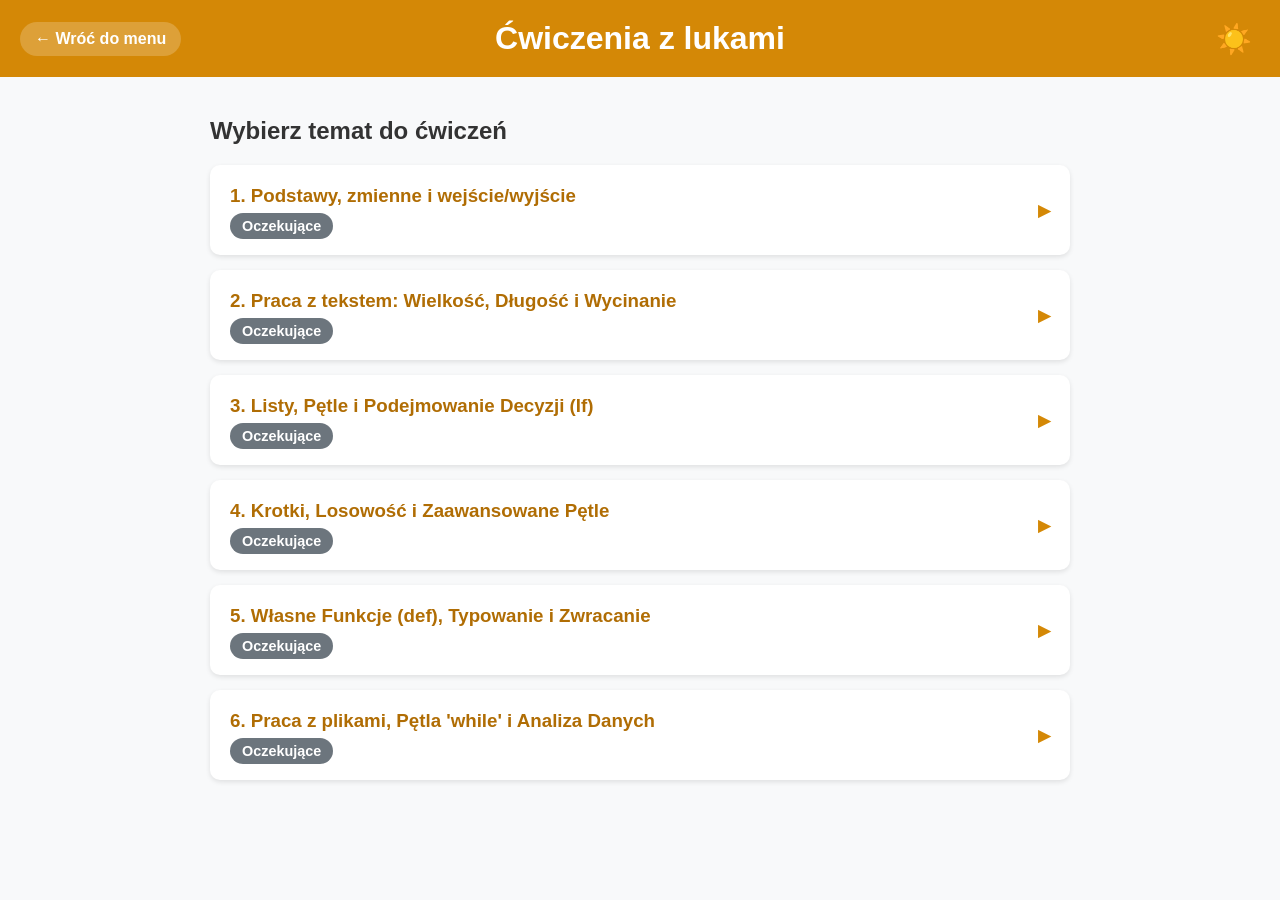
<file: Ćwiczenia.html>
<!DOCTYPE html>
<html lang="pl">
<head>
    <meta charset="UTF-8">
    <meta name="viewport" content="width=device-width, initial-scale=1.0">
    <title>Ćwiczenia - Python</title>
    <link rel="stylesheet" href="cwiczenia.css">
    <!-- Podpinamy skrypt, który obsłuży sprawdzanie i statusy -->
    <script src="script.js" defer></script>
    <script src="theme.js" defer></script>
</head>
<body>

    <header class="top-bar">
        <a href="index.html" class="back-btn">← Wróć do menu</a>
        <h1>Ćwiczenia z lukami</h1>
        <button id="theme-toggle" class="theme-btn" aria-label="Przełącz motyw">
            <span class="icon">☀️</span>
        </button>
    </header>

    <main class="exercises-container">
        
        <!-- WIDOK MENU GŁÓWNEGO ĆWICZEŃ -->
        <section id="menu-view">
            <h2>Wybierz temat do ćwiczeń</h2>
            <div class="topic-grid">
                
                <!-- Karta tematu 1 -->
                <div class="topic-card" onclick="openTopic('topic-1')">
                    <div class="topic-info">
                        <h3>1. Podstawy, zmienne i wejście/wyjście</h3>
                        <!-- Tu skrypt będzie zmieniał status -->
                        <span class="status pending" id="badge-topic-1">Oczekujące</span>
                    </div>
                    <div class="topic-arrow">▶</div>
                </div>

                <!-- Karta tematu 2 -->
                <div class="topic-card" onclick="openTopic('topic-2')">
                    <div class="topic-info">
                        <h3>2. Praca z tekstem: Wielkość, Długość i Wycinanie</h3>
                        <span class="status pending" id="badge-topic-2">Oczekujące</span>
                    </div>
                    <div class="topic-arrow">▶</div>
                </div>

                <!-- Karty 3, 4 i 5 -->
                <div class="topic-card" onclick="openTopic('topic-3')">
                    <div class="topic-info">
                        <h3>3. Listy, Pętle i Podejmowanie Decyzji (If)</h3>
                        <span class="status pending" id="badge-topic-3">Oczekujące</span>
                    </div>
                    <div class="topic-arrow">▶</div>
                </div>

                <div class="topic-card" onclick="openTopic('topic-4')">
                    <div class="topic-info">
                        <h3>4. Krotki, Losowość i Zaawansowane Pętle</h3>
                        <span class="status pending" id="badge-topic-4">Oczekujące</span>
                    </div>
                    <div class="topic-arrow">▶</div>
                </div>

                <div class="topic-card" onclick="openTopic('topic-5')">
                    <div class="topic-info">
                        <h3>5. Własne Funkcje (def), Typowanie i Zwracanie</h3>
                        <span class="status pending" id="badge-topic-5">Oczekujące</span>
                    </div>
                    <div class="topic-arrow">▶</div>
                </div>
                <div class="topic-card" onclick="openTopic('topic-6')">
                    <div class="topic-info">
                        <h3>6. Praca z plikami, Pętla 'while' i Analiza Danych</h3>
                        <span class="status pending" id="badge-topic-6">Oczekujące</span>
                    </div>
                    <div class="topic-arrow">▶</div>
                </div>

            </div>
        </section>


        <!-- WIDOK ZADAŃ DLA TEMATU 1 -->
        <section id="topic-1" class="exercise-view hidden">
            <button class="close-topic-btn" onclick="closeTopic()">← Wróć do listy tematów</button>
            <h2>1. Podstawy, zmienne i wejście/wyjście</h2>
            <p>Uzupełnij luki w kodzie, wpisując odpowiednie słowa kluczowe, znaki lub nazwy funkcji.</p>

            <div class="exercise-block">
                <p><strong>Zadanie 1:</strong> Sprawdź typ zmiennej <code>wiek</code> i go wyświetl.</p>
                <pre><code>wiek = 25
print(<input type="text" class="blank" data-answer="type" size="4">(wiek))</code></pre>
            </div>

            <div class="exercise-block">
                <p><strong>Zadanie 2:</strong> Użyj f-stringa, aby połączyć tekst ze zmienną.</p>
                <pre><code>imie = "Anna"
print(<input type="text" class="blank" data-answer="f" size="1">"Cześć, mam na imię {imie}")</code></pre>
            </div>

            <div class="exercise-block">
                <p><strong>Zadanie 3:</strong> Zamień tekstową liczbę na ułamek (liczbę zmiennoprzecinkową).</p>
                <pre><code>cena_tekst = "15.50"
cena = <input type="text" class="blank" data-answer="float" size="5">(cena_tekst)</code></pre>
            </div>

            <div class="exercise-block">
                <p><strong>Zadanie 4:</strong> Pobierz dane od użytkownika z konsoli.</p>
                <pre><code>ulubiony_kolor = <input type="text" class="blank" data-answer="input" size="5">("Podaj swój kolor: ")</code></pre>
            </div>

            <div class="exercise-block">
                <p><strong>Zadanie 5:</strong> Usuń białe znaki z początku i końca tekstu, a następnie podmień polski przecinek na kropkę.</p>
                <pre><code>surowe_dane = "   12,99   "
czyste_dane = surowe_dane.<input type="text" class="blank" data-answer="strip" size="5">().<input type="text" class="blank" data-answer="replace" size="7">(',', '.')</code></pre>
            </div>

            <!-- Przycisk sprawdzający formularz -->
            <button class="check-btn" onclick="checkAnswers('topic-1')">Sprawdź odpowiedzi</button>
            <p class="feedback-msg" id="feedback-topic-1"></p>
        </section>


        <!-- WIDOK ZADAŃ DLA TEMATU 2 -->
        <section id="topic-2" class="exercise-view hidden">
            <button class="close-topic-btn" onclick="closeTopic()">← Wróć do listy tematów</button>
            <h2>2. Praca z tekstem: Wielkość, Długość i Wycinanie</h2>
            <p>Uzupełnij luki w kodzie, wpisując odpowiednie metody, funkcje, indeksy lub parametry krojenia.</p>

            <div class="exercise-block">
                <p><strong>Zadanie 1:</strong> Zamień cały adres e-mail na małe litery, aby uniknąć problemów przy logowaniu.</p>
                <pre><code>email = "Jan.Kowalski@Domain.COM"
email_czysty = email.<input type="text" class="blank" data-answer="lower" size="5">()</code></pre>
            </div>

            <div class="exercise-block">
                <p><strong>Zadanie 2:</strong> Formatuj imię i nazwisko tak, aby każde ze słów zaczynało się wielką literą.</p>
                <pre><code>autor = "adam mickiewicz"
autor_poprawny = autor.<input type="text" class="blank" data-answer="title" size="5">()</code></pre>
            </div>

            <div class="exercise-block">
                <p><strong>Zadanie 3:</strong> Sprawdź długość (ilość wszystkich znaków) wpisanego hasła.</p>
                <pre><code>haslo = "super_tajne_haslo123"
ile_znakow = <input type="text" class="blank" data-answer="len" size="3">(haslo)</code></pre>
            </div>

            <div class="exercise-block">
                <p><strong>Zadanie 4:</strong> Pobierz ostatni znak ze zmiennej <code>kod_pocztowy</code> używając indeksowania ujemnego.</p>
                <pre><code>kod_pocztowy = "00-950"
ostatni_znak = kod_pocztowy[<input type="text" class="blank" data-answer="-1" size="2">]</code></pre>
            </div>

            <div class="exercise-block">
                <p><strong>Zadanie 5:</strong> Wyetnij pierwsze 3 litery ze słowa "Warszawa" (od indeksu 0 do 3 wyłączenie).</p>
                <pre><code>miasto = "Warszawa"
skrot = miasto[0:<input type="text" class="blank" data-answer="3" size="1">]</code></pre>
            </div>

            <div class="exercise-block">
                <p><strong>Zadanie 6:</strong> Odwróć cały tekst tyłem do przodu za pomocą krojenia (slicing) z odpowiednim krokiem.</p>
                <pre><code>napis = "Python"
odwrocony = napis[::<input type="text" class="blank" data-answer="-1" size="2">]</code></pre>
            </div>

            <div class="exercise-block">
                <p><strong>Zadanie 7:</strong> Zmień tylko pierwszą literę całego zdania na dużą.</p>
                <pre><code>powitanie = "witaj w naszym serwisie"
poprawne = powitanie.<input type="text" class="blank" data-answer="capitalize" size="10">()</code></pre>
            </div>

            <!-- Przycisk sprawdzający odpowiedzi w tym temacie -->
            <button class="check-btn" onclick="checkAnswers('topic-2')">Sprawdź odpowiedzi</button>
            <p class="feedback-msg" id="feedback-topic-2"></p>
        </section>
        
        <!-- WIDOK ZADAŃ DLA TEMATU 3 -->
        <section id="topic-3" class="exercise-view hidden">
            <button class="close-topic-btn" onclick="closeTopic()">← Wróć do listy tematów</button>
            <h2>3. Listy, Pętle i Podejmowanie Decyzji (If)</h2>
            <p>Uzupełnij luki w kodzie, wpisując odpowiednie metody, operatory logiczne lub słowa kluczowe pętli.</p>

            <div class="exercise-block">
                <p><strong>Zadanie 1:</strong> Dodaj <strong>jeden</strong> nowy produkt (Cukier) na sam koniec pustego koszyka.</p>
                <pre><code>koszyk = []
koszyk.<input type="text" class="blank" data-answer="append" size="6">("Cukier")</code></pre>
            </div>

            <div class="exercise-block">
                <p><strong>Zadanie 2:</strong> Dodaj <strong>wiele</strong> elementów do listy za jednym zamachem.</p>
                <pre><code>lista_imion = ["Anna"]
lista_imion.<input type="text" class="blank" data-answer="extend" size="6">(["Piotr", "Kasia", "Tomek"])</code></pre>
            </div>

            <div class="exercise-block">
                <p><strong>Zadanie 3:</strong> Wyciągnij z listy drugie słowo ("Piotr"), a następnie pobierz z niego pierwszą literę ("P"). Pamiętaj, od jakiej cyfry zaczynamy liczyć!</p>
                <pre><code>uczestnicy = ["Anna", "Piotr", "Kasia"]
pierwsza_litera_piotra = uczestnicy[<input type="text" class="blank" data-answer="1" size="1">][<input type="text" class="blank" data-answer="0" size="1">]</code></pre>
            </div>

            <div class="exercise-block">
                <p><strong>Zadanie 4:</strong> Uzupełnij warunek sprawdzający, czy imię żeńskie <strong>jest równe</strong> "Anna". Użyj odpowiedniego operatora porównania.</p>
                <pre><code>imie = "Anna"
if imie <input type="text" class="blank" data-answer="==" size="2"> "Anna":
    print("Witaj Aniu!")</code></pre>
            </div>

            <div class="exercise-block">
                <p><strong>Zadanie 5:</strong> Uzupełnij warunek, aby sprawdzić, czy wybrany owoc <strong>znajduje się w</strong> liście dostepnych owoców.</p>
                <pre><code>owoc = "Banan"
dostepne_owoce = ["Jabłko", "Banan", "Gruszka"]

if owoc <input type="text" class="blank" data-answer="in" size="2"> dostepne_owoce:
    print("Mamy to!")</code></pre>
            </div>

            <div class="exercise-block">
                <p><strong>Zadanie 6:</strong> Stwórz pętlę iterującą po wszystkich imionach. Jeśli imię kończy się na "a", wypisz je, a jeśli nie – zignoruj to za pomocą "zapchajdziury".</p>
                <pre><code><input type="text" class="blank" data-answer="for" size="3"> imie <input type="text" class="blank" data-answer="in" size="2"> lista_imion:
    if imie[-1] == 'a':
        print(imie)
    else:
        <input type="text" class="blank" data-answer="pass" size="4"></code></pre>
            </div>

            <!-- Przycisk sprawdzający odpowiedzi w tym temacie -->
            <button class="check-btn" onclick="checkAnswers('topic-3')">Sprawdź odpowiedzi</button>
            <p class="feedback-msg" id="feedback-topic-3"></p>
        </section>
        <!-- WIDOK ZADAŃ DLA TEMATU 4 -->
        <section id="topic-4" class="exercise-view hidden">
            <button class="close-topic-btn" onclick="closeTopic()">← Wróć do listy tematów</button>
            <h2>4. Krotki, Losowość i Zaawansowane Pętle</h2>
            <p>Uzupełnij luki w kodzie, wpisując odpowiednie funkcje, słowa kluczowe lub parametry.</p>

            <div class="exercise-block">
                <p><strong>Zadanie 1:</strong> Zaimportuj moduł do losowania, a następnie wylosuj liczbę całkowitą z przedziału od 1 do 10 (włącznie).</p>
                <pre><code><input type="text" class="blank" data-answer="import" size="6"> random
wylosowana = random.<input type="text" class="blank" data-answer="randint" size="7">(1, 10)</code></pre>
            </div>

            <div class="exercise-block">
                <p><strong>Zadanie 2:</strong> Stwórz pętlę, która wyciągnie jednocześnie numer indeksu oraz nazwę miesiąca z krotki.</p>
                <pre><code>miesiace = ("styczeń", "luty", "marzec")
for numer, miesiac in <input type="text" class="blank" data-answer="enumerate" size="9">(miesiace):
    print(numer, miesiac)</code></pre>
            </div>

            <div class="exercise-block">
                <p><strong>Zadanie 3:</strong> Zaokrąglij średnią pensję do 2 miejsc po przecinku.</p>
                <pre><code>srednia = 5678.9123
srednia_zaokraglona = <input type="text" class="blank" data-answer="round" size="5">(srednia, <input type="text" class="blank" data-answer="2" size="1">)</code></pre>
            </div>

            <div class="exercise-block">
                <p><strong>Zadanie 4:</strong> Uzupełnij warunek tak, aby sprawdzić, czy pensja jest większa niż 5000 <strong>i zarazem</strong> mniejsza lub równa 7000.</p>
                <pre><code>pensja = 6000
if pensja > 5000 <input type="text" class="blank" data-answer="and" size="3"> pensja <= 7000:
    print("Pensja w normie.")</code></pre>
            </div>

            <div class="exercise-block">
                <p><strong>Zadanie 5:</strong> Oblicz różnicę i pozbądź się znaku minus, używając wbudowanej funkcji wartości bezwzględnej.</p>
                <pre><code>roznica = 4000 - 5000
czysta_wartosc = <input type="text" class="blank" data-answer="abs" size="3">(roznica)
print(f"Wynagrodzenie spadło o {czysta_wartosc}") 
# Wynik: Wynagrodzenie spadło o 1000</code></pre>
            </div>

            <!-- Przycisk sprawdzający odpowiedzi w tym temacie -->
            <button class="check-btn" onclick="checkAnswers('topic-4')">Sprawdź odpowiedzi</button>
            <p class="feedback-msg" id="feedback-topic-4"></p>
        </section>
        <!-- WIDOK ZADAŃ DLA TEMATU 5 -->
<!-- WIDOK ZADAŃ DLA TEMATU 6 -->
        <section id="topic-6" class="exercise-view hidden">
            <button class="close-topic-btn" onclick="closeTopic()">← Wróć do listy tematów</button>
            <h2>6. Praca z plikami, Pętla 'while' i Analiza Danych</h2>
            <p>Uzupełnij luki w kodzie, wpisując odpowiednie tryby otwarcia plików, metody tekstowe i funkcje wbudowane.</p>

            <div class="exercise-block">
                <p><strong>Zadanie 1:</strong> Otwórz plik <code>logi.txt</code> w trybie <strong>dopisywania</strong> (aby nie skasować starych danych) i zapisz w nim nową linijkę.</p>
                <pre><code>with <input type="text" class="blank" data-answer="open" size="4">('logi.txt', '<input type="text" class="blank" data-answer="a" size="1">', encoding='utf-8') as plik:
    plik.<input type="text" class="blank" data-answer="write" size="5">("Nowe zdarzenie\n")</code></pre>
            </div>

            <div class="exercise-block">
                <p><strong>Zadanie 2:</strong> Odczytaj plik linijka po linijce, używając trybu <strong>odczytu</strong>. Pozbądź się białych znaków (np. enterów) na brzegach każdego pobranego tekstu.</p>
                <pre><code>with open('imiona.txt', '<input type="text" class="blank" data-answer="r" size="1">', encoding='utf-8') as plik:
    <input type="text" class="blank" data-answer="for" size="3"> linia in plik:
        czyste_imie = linia.<input type="text" class="blank" data-answer="strip" size="5">()
        print(czyste_imie)</code></pre>
            </div>

            <div class="exercise-block">
                <p><strong>Zadanie 3:</strong> Stwórz <strong>nieskończoną pętlę</strong>, która będzie pytać użytkownika o wybór "T" lub "N". Pętla zakończy się i funkcja odda wynik dopiero wtedy, gdy wpisana zostanie poprawna odpowiedź.</p>
                <pre><code>def wybierz_opcje():
    <input type="text" class="blank" data-answer="while" size="5"> <input type="text" class="blank" data-answer="True" size="4">:
        wybor = input("Wybierz T lub N: ")
        
        if wybor == 'T' or wybor == 'N':
            <input type="text" class="blank" data-answer="return" size="6"> wybor
        else:
            print("Błąd, spróbuj ponownie.")</code></pre>
            </div>

            <div class="exercise-block">
                <p><strong>Zadanie 4:</strong> Przejdź pętlą przez plik z danymi, pobierając jednocześnie <strong>numer linijki</strong>. Następnie rozdziel każdą linijkę w miejscu, gdzie znajduje się przecinek.</p>
                <pre><code>with open('dane.csv', 'r') as odczyt:
    for numer, element in <input type="text" class="blank" data-answer="enumerate" size="9">(odczyt):
        element = element.<input type="text" class="blank" data-answer="split" size="5">(",")
        print(f"Linia {numer}: {element}")</code></pre>
            </div>

            <div class="exercise-block">
                <p><strong>Zadanie 5:</strong> Uzupełnij funkcję, która znajduje najmniejszą i największą wartość w liście temperatur i zwraca je obie z powrotem do głównego programu.</p>
                <pre><code>def skrajne_temperatury(lista_temp):
    najzimniej = <input type="text" class="blank" data-answer="min" size="3">(lista_temp)
    najcieplej = <input type="text" class="blank" data-answer="max" size="3">(lista_temp)
    return najzimniej, najcieplej</code></pre>
            </div>

            <!-- Przycisk sprawdzający odpowiedzi w tym temacie -->
            <button class="check-btn" onclick="checkAnswers('topic-6')">Sprawdź odpowiedzi</button>
            <p class="feedback-msg" id="feedback-topic-6"></p>
        </section>

    </main>
</body>
</html>
</file>
<file: style.css>
/* Płynne przejście kolorów dla całej strony */
body {
    transition: background-color 0.4s ease, color 0.4s ease;
}

/* --- TRYB CIEMNY (nadpisuje domyślne kolory, gdy body ma klasę .dark-theme) --- */
body.dark-theme {
    background-color: #121212;
    color: #e0e0e0;
}

body.dark-theme .top-bar {
    background-color: #1e1e1e;
    border-bottom: 1px solid #333;
}

body.dark-theme .topic-card,
body.dark-theme .task-block,
body.dark-theme .theory-item {
    background-color: #1e1e1e;
    border-color: #333;
    color: #e0e0e0;
    box-shadow: 0 4px 6px rgba(0, 0, 0, 0.3);
}

body.dark-theme pre {
    background-color: #0d0d0d;
    border: 1px solid #333;
    color: #00ffcc; /* Hakerski zielony do kodu */
}
main {
    position: relative; 
}

/* --- WYGLĄD I ANIMACJA PRZYCISKU --- */
/* Upewniamy się, że header jest "punktem odniesienia" dla przycisków */
.top-bar {
    position: relative;
    display: flex;
    align-items: center;
    justify-content: center; /* Zapewnia, że tytuł h1 jest idealnie na środku */
    /* Twoje pozostałe style dla top-bar (np. tło, wysokość) zostają bez zmian! */
}

/* Jeśli masz już klasę .back-btn, upewnij się, że ma takie pozycjonowanie: */
.back-btn {
    position: absolute;
    left: 20px;
}

/* Nasz przycisk motywu w prawym górnym rogu headera */
.theme-btn {
    position: absolute;
    right: 20px;
    top: 5%; /* Wymusza ustawienie w połowie wysokości paska */
    transform: translateY(-50%); /* Przesuwa przycisk o połowę jego własnej wysokości, dając idealny środek */
    background: transparent;
    border: none;
    font-size: 1.8rem;
    cursor: pointer;
    padding: 8px;
    border-radius: 50%;
    margin: 0;
    display: flex;
    align-items: center;
    justify-content: center;
    transition: background-color 0.3s ease, transform 0.2s ease;
}

.theme-btn:hover {
    background-color: rgba(255, 255, 255, 0.1);
    /* Musimy zachować translateY, dodając jednocześnie efekt powiększenia */
    transform: translateY(-50%) scale(1.1); 
}
/* Animacja zostaje bez zmian */
.rotate-anim .icon {
    display: inline-block;
    animation: spin-bounce 0.5s cubic-bezier(0.68, -0.55, 0.265, 1.55) forwards;
}

@keyframes spin-bounce {
    0% { transform: rotate(0deg) scale(1); }
    50% { transform: rotate(180deg) scale(1.3); }
    100% { transform: rotate(360deg) scale(1); }
}

* {
    margin: 0;
    padding: 0;
    box-sizing: border-box;
    font-family: 'Segoe UI', Tahoma, Geneva, Verdana, sans-serif;
}

/* Ustawiamy body jako flex, żeby stopka zawsze była na samym dole (nawet jak jest mało tekstu) */
body {
    display: flex;
    flex-direction: column;
    min-height: 100vh; /* Zajmuje minimum 100% wysokości ekranu */
    background-color: #f8f9fa; /* Delikatnie szare tło całej strony, żeby nie raziło po oczach */
}

/* --- NAGŁÓWEK (HEADER) I STOPKA (FOOTER) --- */
header, footer {
    background-color: #0056b3; /* Głębszy niebieski, zgodnie z rysunkiem */
    color: white;
    text-align: center;
    padding: 25px 20px;
}

/* --- GŁÓWNA ZAWARTOŚĆ --- */
.main-container {
    flex: 1; /* Sprawia, że ta sekcja wypycha stopkę na dół */
    display: flex;
    justify-content: space-between; /* Rozsuwa lewy obrazek, środek i prawy obrazek na boki */
    align-items: center; /* Wyśrodkowuje w pionie */
    padding: 40px 20px;
    max-width: 1200px; /* Maksymalna szerokość, żeby na wielkich monitorach nie rozjechało się za bardzo */
    margin: 0 auto; /* Wyśrodkowanie kontenera na stronie */
    width: 100%;
}

/* --- ŚRODKOWA SEKCJA Z TEKSTEM I PRZYCISKAMI --- */
.content {
    flex: 1;
    text-align: center;
}

.content h2 {
    font-size: 2.2rem;
    color: #333;
    margin-bottom: 40px; /* Odstęp między napisem a przyciskami */
}
/* Kontener wymuszający ułożenie przycisku w nowej linii i na środku */
.changelog-container {
    display: flex;
    justify-content: center;
    width: 100%;
    margin-top: 25px; /* Odstęp w dół od trzech głównych przycisków */
}

/* Lekkie wyróżnienie przycisku dziennika zmian (np. inny kolor tła). 
   Jeśli wolisz, żeby był taki sam jak reszta, po prostu usuń ten fragment! */
.changelog-btn {
    background-color: #007bff; /* Ładny, zielony kolor */
}

.changelog-btn:hover {
    background-color: #004494;
}
.back-btn {
    position: absolute;
    left: 20px;
    color: white;
    text-decoration: none;
    font-weight: bold;
    background-color: rgba(255, 255, 255, 0.2);
    padding: 8px 15px;
    border-radius: 20px;
    transition: background 0.3s;
}
.back-btn:hover {
    background-color: rgba(255, 255, 255, 0.4);
}


/* --- PRZYCISKI --- */
.button-menu {
    display: flex;
    justify-content: center; /* Układa przyciski obok siebie na środku */
    gap: 20px; /* Równy odstęp między przyciskami */
    flex-wrap: wrap; /* Jeśli ekran telefonu będzie za wąski, przyciski zjadą do nowej linii */
}

.btn {
    background-color: #007bff; /* Jaśniejszy niebieski dla przycisków */
    color: white;
    text-decoration: none; /* Usuwa domyślne podkreślenie linków */
    padding: 15px 40px;
    border-radius: 30px; /* Zaokrąglone boki - zgodnie z rysunkiem */
    font-size: 1.2rem;
    font-weight: bold;
    box-shadow: 0 4px 6px rgba(0, 0, 0, 0.1); /* Lekki cień, żeby "odstawały" od tła */
    transition: background-color 0.3s, transform 0.2s; /* Płynna animacja najechania myszką */
}

/* Efekt najechania myszką na przycisk */
.btn:hover {
    background-color: #004494; /* Ciemniejszy kolor po najechaniu */
    transform: translateY(-3px); /* Przycisk lekko unosi się do góry */
}

/* --- MIEJSCA NA OBRAZKI (LEWE I PRAWE) --- */
.image-placeholder {
    width: 250px; /* Zarezerwowane miejsce na grafiki */
    display: flex;
    justify-content: center;
}

.image-placeholder img {
    max-width: 100%; /* Obrazek nigdy nie wyjdzie poza swój kontener */
    height: auto;
    border-radius: 10px; /* Opcjonalne zaokrąglenie rogów przyszłych obrazków */
}

/* --- RESPANSYWNOŚĆ (WYGLĄD NA TELEFONACH) --- */
@media (max-width: 768px) {
    .main-container {
        flex-direction: column; /* Na małych ekranach układa elementy jeden pod drugim */
    }
    
    .image-placeholder {
        margin: 20px 0;
        width: 100%;
        max-width: 300px;
    }
}
</file>
<file: teoria.css>
/* --- RESET I BAZA --- */

/* Płynne przejście kolorów dla całej strony */
body {
    transition: background-color 0.4s ease, color 0.4s ease;
}

/* --- TRYB CIEMNY (nadpisuje domyślne kolory, gdy body ma klasę .dark-theme) --- */
body.dark-theme {
    background-color: #121212;
    color: #e0e0e0;
}

body.dark-theme .top-bar {
    background-color: #1e1e1e;
    border-bottom: 1px solid #333;
}

body.dark-theme .topic-card,
body.dark-theme .task-block,
body.dark-theme .theory-item {
    background-color: #1e1e1e;
    border-color: #333;
    color: #e0e0e0;
    box-shadow: 0 4px 6px rgba(0, 0, 0, 0.3);
}

body.dark-theme pre {
    background-color: #0d0d0d;
    border: 1px solid #333;
    color: #00ffcc; /* Hakerski zielony do kodu */
}

/* --- WYGLĄD I ANIMACJA PRZYCISKU --- */
/* Upewniamy się, że header jest "punktem odniesienia" dla przycisków */
.top-bar {
    position: relative;
    display: flex;
    align-items: center;
    justify-content: center; /* Zapewnia, że tytuł h1 jest idealnie na środku */
    /* Twoje pozostałe style dla top-bar (np. tło, wysokość) zostają bez zmian! */
}

/* Jeśli masz już klasę .back-btn, upewnij się, że ma takie pozycjonowanie: */
.back-btn {
    position: absolute;
    left: 20px;
}

/* Nasz przycisk motywu w prawym górnym rogu headera */
.theme-btn {
    position: absolute;
    right: 20px;
    background: transparent;
    border: none;
    font-size: 1.8rem;
    cursor: pointer;
    padding: 8px;
    border-radius: 50%;
    margin: 0; /* Usuwamy marginesy, żeby idealnie dolegał do prawej */
    display: flex;
    align-items: center;
    justify-content: center;
    transition: background-color 0.3s ease, transform 0.2s ease;
}

.theme-btn:hover {
    background-color: rgba(255, 255, 255, 0.1); /* Lekkie rozjaśnienie na hover */
    transform: scale(1.1);
}

/* Animacja zostaje bez zmian */
.rotate-anim .icon {
    display: inline-block;
    animation: spin-bounce 0.5s cubic-bezier(0.68, -0.55, 0.265, 1.55) forwards;
}

@keyframes spin-bounce {
    0% { transform: rotate(0deg) scale(1); }
    50% { transform: rotate(180deg) scale(1.3); }
    100% { transform: rotate(360deg) scale(1); }
}

* {
    margin: 0;
    padding: 0;
    box-sizing: border-box;
    font-family: 'Segoe UI', Tahoma, Geneva, Verdana, sans-serif;
}

body {
    background-color: #f8f9fa;
    color: #333;
}

/* --- HEADER Z PRZYCISKIEM POWROTU --- */
.top-bar {
    background-color: #2e7d32; /* Ciemna, leśna zieleń */
    color: white;
    padding: 20px;
    display: flex;
    justify-content: center;
    align-items: center;
    position: relative;
}

.back-btn {
    position: absolute;
    left: 20px;
    color: white;
    text-decoration: none;
    font-weight: bold;
    background-color: rgba(255, 255, 255, 0.2);
    padding: 8px 15px;
    border-radius: 20px;
    transition: background 0.3s;
}

.back-btn:hover {
    background-color: rgba(255, 255, 255, 0.4);
}

/* --- LISTA ROZWIJANA (ACCORDION) --- */
.theory-list {
    max-width: 800px;
    margin: 40px auto;
    padding: 0 20px;
    display: flex;
    flex-direction: column;
    gap: 15px;
}

.theory-item {
    background-color: white;
    border-radius: 10px;
    box-shadow: 0 2px 5px rgba(0,0,0,0.1);
    transition: box-shadow 0.2s;
}

.theory-item:hover {
    box-shadow: 0 4px 8px rgba(0,0,0,0.15);
}

.theory-item summary {
    padding: 20px;
    font-size: 1.2rem;
    font-weight: bold;
    cursor: pointer;
    list-style: none;
    user-select: none;
}

/* Własna strzałka do listy */
.theory-item summary::before {
    content: '▶ ';
    color: #4caf50; /* Jasna zieleń dla strzałki */
    display: inline-block;
    margin-right: 10px;
    transition: transform 0.3s ease;
}

.theory-item[open] summary::before {
    transform: rotate(90deg);
}

/* --- WNĘTRZE TEORII --- */
.content-body {
    padding: 0 20px 20px 20px;
    font-size: 1.1rem;
    line-height: 1.6;
    animation: fadeIn 0.3s ease-in-out;
}

.content-body h2 {
    color: #2e7d32; /* Ciemna zieleń dla nagłówków */
    margin-top: 10px;
    margin-bottom: 15px;
    font-size: 1.5rem;
}

.content-body h3 {
    margin-top: 20px;
    margin-bottom: 10px;
    color: #2e7d32;
}

/* --- STYLIZACJA BLOKÓW KODU --- */
pre {
    background-color: #1e1e1e;
    color: #d4d4d4;
    padding: 20px;
    border-radius: 8px;
    overflow-x: auto;
    font-family: 'Courier New', Courier, monospace;
    font-size: 1rem;
    box-shadow: inset 0 2px 4px rgba(0,0,0,0.5);
    margin-top: 15px;
}

@keyframes fadeIn {
    from { opacity: 0; transform: translateY(-10px); }
    to { opacity: 1; transform: translateY(0); }
}
</file>
<file: zadania.css>
/* Płynne przejście kolorów dla całej strony */
body {
    transition: background-color 0.4s ease, color 0.4s ease;
}

/* --- TRYB CIEMNY (nadpisuje domyślne kolory, gdy body ma klasę .dark-theme) --- */
body.dark-theme {
    background-color: #121212;
    color: #e0e0e0;
}

body.dark-theme .top-bar {
    background-color: #1e1e1e;
    border-bottom: 1px solid #333;
}

body.dark-theme .topic-card,
body.dark-theme .task-block,
body.dark-theme .theory-item {
    background-color: #1e1e1e;
    border-color: #333;
    color: #e0e0e0;
    box-shadow: 0 4px 6px rgba(0, 0, 0, 0.3);
}

body.dark-theme pre {
    background-color: #0d0d0d;
    border: 1px solid #333;
    color: #00ffcc;
    /* Hakerski zielony do kodu */
}

/* --- WYGLĄD I ANIMACJA PRZYCISKU --- */
/* Upewniamy się, że header jest "punktem odniesienia" dla przycisków */
.top-bar {
    position: relative;
    display: flex;
    align-items: center;
    justify-content: center; /* Zapewnia, że tytuł h1 jest idealnie na środku */
    /* Twoje pozostałe style dla top-bar (np. tło, wysokość) zostają bez zmian! */
}

/* Jeśli masz już klasę .back-btn, upewnij się, że ma takie pozycjonowanie: */
.back-btn {
    position: absolute;
    left: 20px;
}

/* Nasz przycisk motywu w prawym górnym rogu headera */
.theme-btn {
    position: absolute;
    right: 20px;
    background: transparent;
    border: none;
    font-size: 1.8rem;
    cursor: pointer;
    padding: 8px;
    border-radius: 50%;
    margin: 0; /* Usuwamy marginesy, żeby idealnie dolegał do prawej */
    display: flex;
    align-items: center;
    justify-content: center;
    transition: background-color 0.3s ease, transform 0.2s ease;
}

.theme-btn:hover {
    background-color: rgba(255, 255, 255, 0.1); /* Lekkie rozjaśnienie na hover */
    transform: scale(1.1);
}

/* Animacja zostaje bez zmian */
.rotate-anim .icon {
    display: inline-block;
    animation: spin-bounce 0.5s cubic-bezier(0.68, -0.55, 0.265, 1.55) forwards;
}

@keyframes spin-bounce {
    0% { transform: rotate(0deg) scale(1); }
    50% { transform: rotate(180deg) scale(1.3); }
    100% { transform: rotate(360deg) scale(1); }
}

* {
    margin: 0;
    padding: 0;
    box-sizing: border-box;
    font-family: 'Segoe UI', sans-serif;
}

body {
    background-color: #f8f9fa;
    color: #333;
    min-height: 100vh;
    display: flex;
    flex-direction: column;
}

/* Górna belka - Strażacka czerwień */
.top-bar {
    background-color: #c82333;
    color: white;
    padding: 20px;
    display: flex;
    justify-content: center;
    align-items: center;
    position: relative;
}

.back-btn {
    position: absolute;
    left: 20px;
    color: white;
    text-decoration: none;
    font-weight: bold;
    background-color: rgba(255, 255, 255, 0.2);
    padding: 8px 15px;
    border-radius: 20px;
    transition: 0.3s;
}

.back-btn:hover {
    background-color: rgba(255, 255, 255, 0.4);
}

.tasks-container {
    max-width: 900px;
    margin: 40px auto;
    padding: 0 20px;
    width: 100%;
}

.intro-text {
    font-size: 1.1rem;
    color: #555;
    margin-bottom: 30px;
    line-height: 1.5;
}

/* Menu Główne Tematów */
.topic-grid {
    display: flex;
    flex-direction: column;
    gap: 15px;
    margin-top: 20px;
}

.topic-card {
    background: white;
    padding: 20px;
    border-radius: 10px;
    box-shadow: 0 2px 5px rgba(0, 0, 0, 0.1);
    display: flex;
    justify-content: space-between;
    align-items: center;
    cursor: pointer;
    transition: transform 0.2s, box-shadow 0.2s;
    border-left: 5px solid #c82333;
}

.topic-card:hover {
    transform: translateX(10px);
    box-shadow: 0 4px 8px rgba(0, 0, 0, 0.15);
}

.topic-info h3 {
    margin-bottom: 10px;
    color: #a71d2a;
}

.topic-arrow {
    color: #c82333;
    font-weight: bold;
}

/* Statusy (Odznaki) */
.status {
    padding: 5px 12px;
    border-radius: 15px;
    font-size: 0.9rem;
    font-weight: bold;
    color: white;
}

.status.pending {
    background-color: #6c757d;
}

.status.completed {
    background-color: #28a745;
}

/* Widok Zadań */
.hidden {
    display: none !important;
}

.close-topic-btn {
    background: none;
    border: none;
    color: #c82333;
    font-size: 1.1rem;
    font-weight: bold;
    cursor: pointer;
    margin-bottom: 20px;
    text-decoration: underline;
}

.task-view h2 {
    color: #a71d2a;
    margin-bottom: 10px;
    font-size: 1.8rem;
}

.task-block {
    background: white;
    padding: 25px;
    border-radius: 10px;
    margin-top: 20px;
    box-shadow: 0 2px 5px rgba(0, 0, 0, 0.05);
    border: 1px solid #e9ecef;
}

.task-block h3 {
    color: #c82333;
    margin-bottom: 15px;
    font-size: 1.3rem;
    border-bottom: 2px solid #f1f1f1;
    padding-bottom: 10px;
}

.task-block p {
    line-height: 1.6;
    margin-bottom: 15px;
    font-size: 1.1rem;
}

/* Akordeon z rozwiązaniem */
.solution summary {
    font-weight: bold;
    color: #0056b3;
    cursor: pointer;
    margin-top: 15px;
    padding: 10px;
    background-color: #f1f8ff;
    border-radius: 5px;
    list-style: none;
    display: inline-block;
    transition: background 0.3s;
}

.solution summary:hover {
    background-color: #e2f0ff;
}

.solution summary::before {
    content: '👁️ ';
}

/* Kod rozwiązania */
pre {
    background-color: #1e1e1e;
    color: #d4d4d4;
    padding: 20px;
    border-radius: 8px;
    overflow-x: auto;
    font-family: 'Courier New', Courier, monospace;
    font-size: 1.05rem;
    margin-top: 15px;
    border-left: 4px solid #28a745;
}

/* Style dla indywidualnych przycisków zadań */
.task-done-btn {
    margin-top: 20px;
    background-color: #28a745;
    color: white;
    border: none;
    padding: 12px 25px;
    font-size: 1.1rem;
    border-radius: 5px;
    cursor: pointer;
    font-weight: bold;
    transition: background 0.3s, opacity 0.3s;
    display: block;
}

.task-done-btn:hover {
    background-color: #218838;
}

/* Styl przycisku, który został już kliknięty */
.task-done-btn.done {
    background-color: #6c757d;
    cursor: not-allowed;
    opacity: 0.8;
}

/* Nowy pomarańczowy status do licznika (np. 1/3) */
.status.in-progress {
    background-color: #fd7e14;
}
</file>
<file: cwiczenia.css>
/* Płynne przejście kolorów dla całej strony */
body {
    transition: background-color 0.4s ease, color 0.4s ease;
}

/* --- TRYB CIEMNY (nadpisuje domyślne kolory, gdy body ma klasę .dark-theme) --- */
body.dark-theme {
    background-color: #121212;
    color: #e0e0e0;
}

body.dark-theme .top-bar {
    background-color: #1e1e1e;
    border-bottom: 1px solid #333;
}

body.dark-theme .topic-card,
body.dark-theme .task-block,
body.dark-theme .theory-item {
    background-color: #1e1e1e;
    border-color: #333;
    color: #e0e0e0;
    box-shadow: 0 4px 6px rgba(0, 0, 0, 0.3);
}

body.dark-theme pre {
    background-color: #0d0d0d;
    border: 1px solid #333;
    color: #00ffcc; /* Hakerski zielony do kodu */
}

/* --- WYGLĄD I ANIMACJA PRZYCISKU --- */
/* Upewniamy się, że header jest "punktem odniesienia" dla przycisków */
.top-bar {
    position: relative;
    display: flex;
    align-items: center;
    justify-content: center; /* Zapewnia, że tytuł h1 jest idealnie na środku */
    /* Twoje pozostałe style dla top-bar (np. tło, wysokość) zostają bez zmian! */
}

/* Jeśli masz już klasę .back-btn, upewnij się, że ma takie pozycjonowanie: */
.back-btn {
    position: absolute;
    left: 20px;
}

/* Nasz przycisk motywu w prawym górnym rogu headera */
.theme-btn {
    position: absolute;
    right: 20px;
    background: transparent;
    border: none;
    font-size: 1.8rem;
    cursor: pointer;
    padding: 8px;
    border-radius: 50%;
    margin: 0; /* Usuwamy marginesy, żeby idealnie dolegał do prawej */
    display: flex;
    align-items: center;
    justify-content: center;
    transition: background-color 0.3s ease, transform 0.2s ease;
}

.theme-btn:hover {
    background-color: rgba(255, 255, 255, 0.1); /* Lekkie rozjaśnienie na hover */
    transform: scale(1.1);
}

/* Animacja zostaje bez zmian */
.rotate-anim .icon {
    display: inline-block;
    animation: spin-bounce 0.5s cubic-bezier(0.68, -0.55, 0.265, 1.55) forwards;
}

@keyframes spin-bounce {
    0% { transform: rotate(0deg) scale(1); }
    50% { transform: rotate(180deg) scale(1.3); }
    100% { transform: rotate(360deg) scale(1); }
}

* {
    margin: 0;
    padding: 0;
    box-sizing: border-box;
    font-family: 'Segoe UI', sans-serif;
}

body {
    background-color: #f8f9fa;
    color: #333;
    min-height: 100vh;
    display: flex;
    flex-direction: column;
}

/* Górna belka - miodowy złoty */
.top-bar {
    background-color: #d48806;
    color: white;
    padding: 20px;
    display: flex;
    justify-content: center;
    align-items: center;
    position: relative;
}

.back-btn {
    position: absolute;
    left: 20px;
    color: white;
    text-decoration: none;
    font-weight: bold;
    background-color: rgba(255, 255, 255, 0.2);
    padding: 8px 15px;
    border-radius: 20px;
}

.back-btn:hover {
    background-color: rgba(255, 255, 255, 0.4);
}

.exercises-container {
    max-width: 900px;
    margin: 40px auto;
    padding: 0 20px;
    width: 100%;
}

/* Menu Główne Tematów */
.topic-grid {
    display: flex;
    flex-direction: column;
    gap: 15px;
    margin-top: 20px;
}

.topic-card {
    background: white;
    padding: 20px;
    border-radius: 10px;
    box-shadow: 0 2px 5px rgba(0, 0, 0, 0.1);
    display: flex;
    justify-content: space-between;
    align-items: center;
    cursor: pointer;
    transition: transform 0.2s;
}

.topic-card:hover {
    transform: translateX(10px);
    box-shadow: 0 4px 8px rgba(0, 0, 0, 0.15);
}

.topic-info h3 {
    margin-bottom: 10px;
    color: #b06d04;
    /* Ciemniejszy złoty dla czytelności */
}

.topic-arrow {
    color: #d48806;
    font-weight: bold;
}

/* Statusy (Odznaki) */
.status {
    padding: 5px 12px;
    border-radius: 15px;
    font-size: 0.9rem;
    font-weight: bold;
    color: white;
}

.status.pending {
    background-color: #6c757d;
}

.status.in-progress {
    background-color: #fd7e14;
}

.status.completed {
    background-color: #28a745;
}

/* Widok Ćwiczeń */
.hidden {
    display: none !important;
}

.close-topic-btn {
    background: none;
    border: none;
    color: #b06d04;
    font-size: 1.1rem;
    font-weight: bold;
    cursor: pointer;
    margin-bottom: 20px;
    text-decoration: underline;
}

.exercise-block {
    background: white;
    padding: 20px;
    border-radius: 10px;
    margin-top: 20px;
    box-shadow: 0 2px 5px rgba(0, 0, 0, 0.05);
}

.exercise-block p {
    margin-bottom: 10px;
}

.exercise-view h2 {
    color: #b06d04;
}

/* Bloki Kodu i Luki (Inputy) */
pre {
    background-color: #1e1e1e;
    color: #d4d4d4;
    padding: 15px;
    border-radius: 8px;
    overflow-x: auto;
    font-family: monospace;
    font-size: 1.1rem;
    line-height: 1.8;
}

.blank {
    background-color: #333;
    color: #ffeb3b;
    border: 1px solid #555;
    border-bottom: 2px solid #fff;
    border-radius: 3px;
    font-family: monospace;
    font-size: 1.1rem;
    text-align: center;
    padding: 2px;
    outline: none;
    margin: 0 2px;
    transition: border 0.3s;
}

.blank:focus {
    border-bottom: 2px solid #d48806;
    background-color: #444;
}

/* Złote podświetlenie luki */

/* Style dla poprawnych/błędnych odpowiedzi */
.blank.correct {
    border-bottom: 3px solid #28a745;
    color: #28a745;
    background-color: rgba(40, 167, 69, 0.1);
    pointer-events: none;
}

.blank.incorrect {
    border-bottom: 3px solid #dc3545;
    color: #ff6b6b;
}

.check-btn {
    margin-top: 30px;
    background-color: #28a745;
    color: white;
    border: none;
    padding: 15px 30px;
    font-size: 1.2rem;
    border-radius: 30px;
    cursor: pointer;
    font-weight: bold;
    width: 100%;
    transition: background 0.3s;
}

.check-btn:hover {
    background-color: #218838;
}

.feedback-msg {
    margin-top: 15px;
    text-align: center;
    font-size: 1.2rem;
    font-weight: bold;
}
</file>
